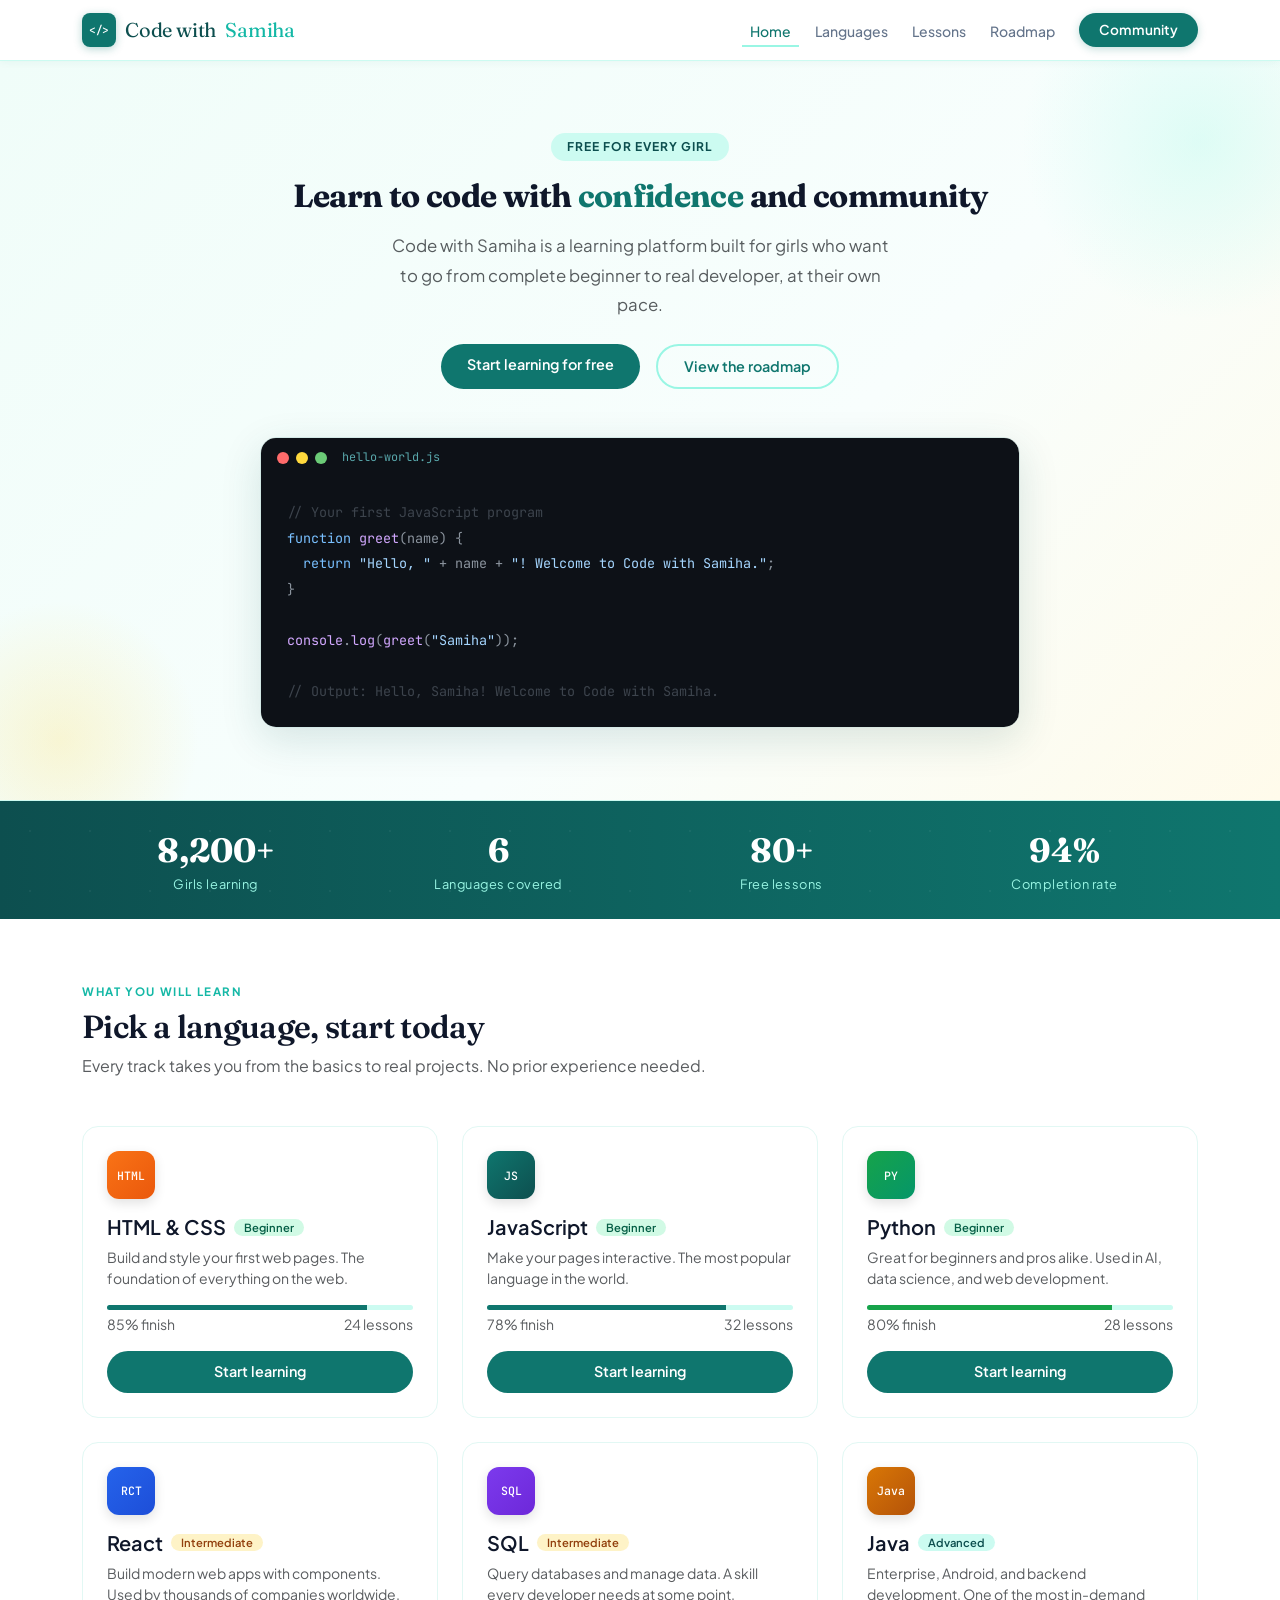
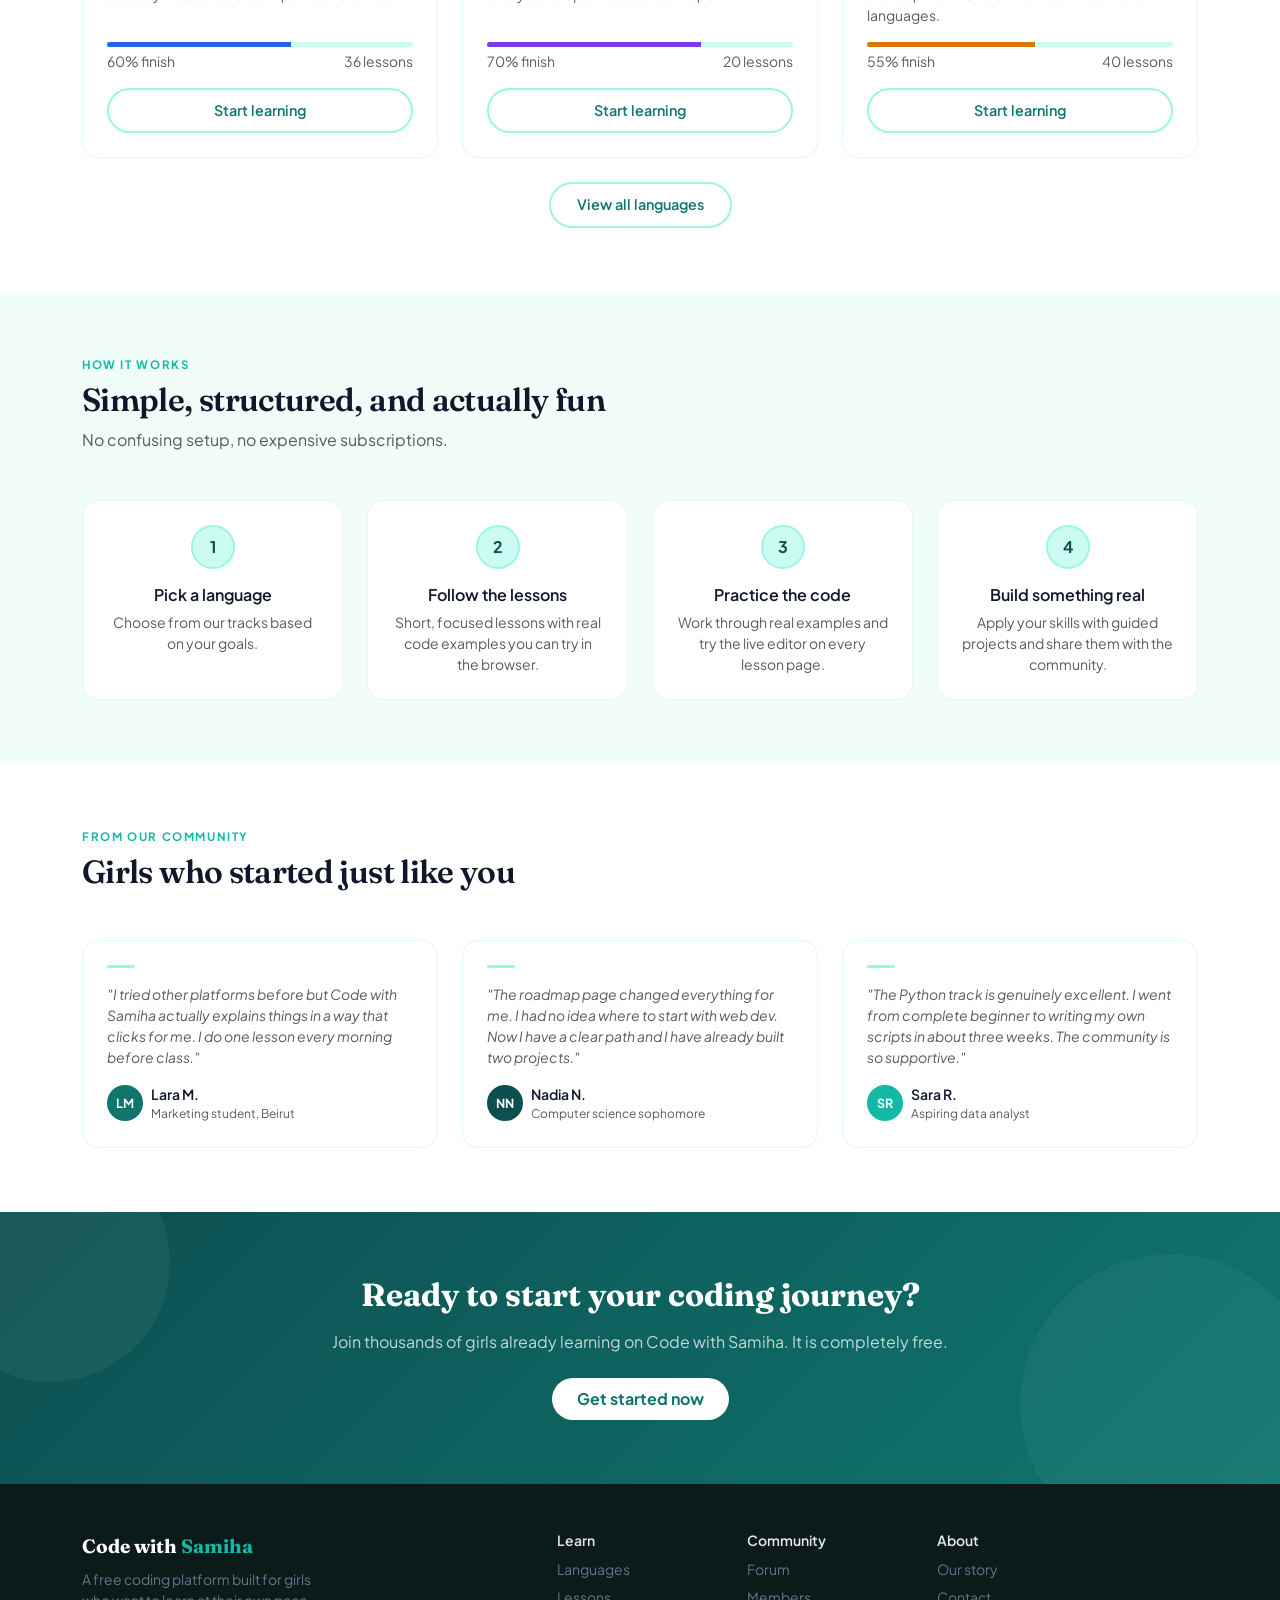
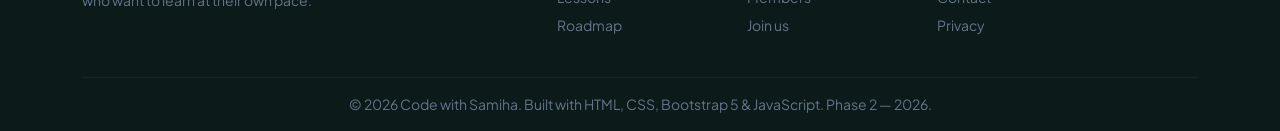
<file: index.html>
<!DOCTYPE html>
<html lang="en">
<head>
  <meta charset="UTF-8" />
  <meta name="viewport" content="width=device-width, initial-scale=1.0" />
  <title>Code with Samiha – Learn to Code</title>
  <!-- Bootstrap 5 -->
  <link rel="stylesheet" href="https://cdnjs.cloudflare.com/ajax/libs/bootstrap/5.3.3/css/bootstrap.min.css" />
  <!-- Custom styles -->
  <link rel="stylesheet" href="css/custom.css" />
</head>
<body>

  <!-- NAVBAR -->
  <nav class="navbar navbar-expand-lg navbar-light bg-white sticky-top">
    <div class="container">
      <a class="navbar-brand" href="index.html">
        <div class="logo-mark">&lt;/&gt;</div>
        Code with <span>Samiha</span>
      </a>
      <button class="navbar-toggler" type="button" data-bs-toggle="collapse" data-bs-target="#mainNav">
        <span class="navbar-toggler-icon"></span>
      </button>
      <div class="collapse navbar-collapse" id="mainNav">
        <ul class="navbar-nav ms-auto align-items-lg-center gap-lg-2">
          <li class="nav-item"><a class="nav-link" href="index.html">Home</a></li>
          <li class="nav-item"><a class="nav-link" href="pages/languages.html">Languages</a></li>
          <li class="nav-item"><a class="nav-link" href="pages/lessons.html?lang=html">Lessons</a></li>
          <li class="nav-item"><a class="nav-link" href="pages/roadmap.html">Roadmap</a></li>
          <li class="nav-item ms-lg-2"><a class="nav-link btn-community" href="pages/community.html">Community</a></li>
        </ul>
      </div>
    </div>
  </nav>

  <!-- HERO -->
  <section class="hero-section py-5">
    <div class="container py-4 text-center">
      <span class="badge rounded-pill fade-up px-3 py-2 mb-3" style="background:var(--teal-pale); color:var(--teal-dark); font-size:0.75rem; letter-spacing:0.08em;">FREE FOR EVERY GIRL</span>
      <h1 class="section-title display-5 fw-bold mb-3 fade-up fade-up-1">Learn to code with <span style="color:var(--teal-main);">confidence</span> and community</h1>
      <p class="text-muted mx-auto mb-4 fade-up fade-up-2" style="max-width:500px; font-size:1.05rem; line-height:1.75;">Code with Samiha is a learning platform built for girls who want to go from complete beginner to real developer, at their own pace.</p>
      <div class="d-flex gap-3 justify-content-center flex-wrap mb-5 fade-up fade-up-3">
        <a href="pages/languages.html" class="btn-pink btn">Start learning for free</a>
        <a href="pages/roadmap.html" class="btn-pink-outline btn">View the roadmap</a>
      </div>

      <!-- fake editor -->
      <div class="editor-preview mx-auto" style="max-width:760px;">
        <div class="editor-bar">
          <div class="editor-dot" style="background:#ff6b6b;"></div>
          <div class="editor-dot" style="background:#ffd93d;"></div>
          <div class="editor-dot" style="background:#6bcb77;"></div>
          <span class="editor-filename">hello-world.js</span>
        </div>
        <div class="editor-body text-start">
          <div><span class="cm">// Your first JavaScript program</span></div>
          <div><span class="ck">function</span> <span class="cf">greet</span>(name) {</div>
          <div>&nbsp;&nbsp;<span class="ck">return</span> <span class="cs">"Hello, "</span> + name + <span class="cs">"! Welcome to Code with Samiha."</span>;</div>
          <div>}</div>
          <div>&nbsp;</div>
          <div><span class="cf">console</span>.<span class="cf">log</span>(<span class="cf">greet</span>(<span class="cs">"Samiha"</span>));</div>
          <div>&nbsp;</div>
          <div><span class="cm">// Output: Hello, Samiha! Welcome to Code with Samiha.</span></div>
        </div>
      </div>
    </div>
  </section>

  <!-- STATS -->
  <div class="stats-bar py-4">
    <div class="container">
      <div class="row text-center g-3">
        <div class="col-6 col-md-3"><div class="stat-num">8,200+</div><div class="stat-lbl">Girls learning</div></div>
        <div class="col-6 col-md-3"><div class="stat-num">6</div><div class="stat-lbl">Languages covered</div></div>
        <div class="col-6 col-md-3"><div class="stat-num">80+</div><div class="stat-lbl">Free lessons</div></div>
        <div class="col-6 col-md-3"><div class="stat-num">94%</div><div class="stat-lbl">Completion rate</div></div>
      </div>
    </div>
  </div>

  <!-- LANGUAGES -->
  <section class="py-5">
    <div class="container py-3">
      <p class="section-label">What you will learn</p>
      <h2 class="section-title mb-2">Pick a language, start today</h2>
      <p class="text-muted mb-5">Every track takes you from the basics to real projects. No prior experience needed.</p>

      <div class="row g-4">
        <!-- HTML & CSS -->
        <div class="col-12 col-md-6 col-lg-4">
          <div class="pink-card p-4 h-100 d-flex flex-column">
            <div class="lang-icon mb-3" style="background:linear-gradient(135deg,#f97316,#ea580c);">HTML</div>
            <div class="d-flex align-items-center gap-2 mb-2">
              <h5 class="mb-0 fw-semibold">HTML &amp; CSS</h5>
              <span class="badge badge-beginner rounded-pill">Beginner</span>
            </div>
            <p class="text-muted small flex-grow-1">Build and style your first web pages. The foundation of everything on the web.</p>
            <div class="progress mb-1"><div class="progress-bar progress-bar-pink" style="width:85%;"></div></div>
            <div class="d-flex justify-content-between small text-muted mb-3"><span>85% finish</span><span>24 lessons</span></div>
            <a href="pages/lessons.html?lang=html" class="btn-pink btn btn-sm w-100 text-center">Start learning</a>
          </div>
        </div>
        <!-- JavaScript -->
        <div class="col-12 col-md-6 col-lg-4">
          <div class="pink-card p-4 h-100 d-flex flex-column">
            <div class="lang-icon mb-3" style="background:linear-gradient(135deg,var(--teal-main),var(--teal-dark));">JS</div>
            <div class="d-flex align-items-center gap-2 mb-2">
              <h5 class="mb-0 fw-semibold">JavaScript</h5>
              <span class="badge badge-beginner rounded-pill">Beginner</span>
            </div>
            <p class="text-muted small flex-grow-1">Make your pages interactive. The most popular language in the world.</p>
            <div class="progress mb-1"><div class="progress-bar progress-bar-pink" style="width:78%;"></div></div>
            <div class="d-flex justify-content-between small text-muted mb-3"><span>78% finish</span><span>32 lessons</span></div>
            <a href="pages/lessons.html?lang=js" class="btn-pink btn btn-sm w-100 text-center">Start learning</a>
          </div>
        </div>
        <!-- Python -->
        <div class="col-12 col-md-6 col-lg-4">
          <div class="pink-card p-4 h-100 d-flex flex-column">
            <div class="lang-icon mb-3" style="background:linear-gradient(135deg,#16a34a,#059669);">PY</div>
            <div class="d-flex align-items-center gap-2 mb-2">
              <h5 class="mb-0 fw-semibold">Python</h5>
              <span class="badge badge-beginner rounded-pill">Beginner</span>
            </div>
            <p class="text-muted small flex-grow-1">Great for beginners and pros alike. Used in AI, data science, and web development.</p>
            <div class="progress mb-1"><div class="progress-bar" style="width:80%; background:#16a34a;"></div></div>
            <div class="d-flex justify-content-between small text-muted mb-3"><span>80% finish</span><span>28 lessons</span></div>
            <a href="pages/lessons.html?lang=python" class="btn-pink btn btn-sm w-100 text-center">Start learning</a>
          </div>
        </div>
        <!-- React -->
        <div class="col-12 col-md-6 col-lg-4">
          <div class="pink-card p-4 h-100 d-flex flex-column">
            <div class="lang-icon mb-3" style="background:linear-gradient(135deg,#2563eb,#1d4ed8);">RCT</div>
            <div class="d-flex align-items-center gap-2 mb-2">
              <h5 class="mb-0 fw-semibold">React</h5>
              <span class="badge badge-intermediate rounded-pill">Intermediate</span>
            </div>
            <p class="text-muted small flex-grow-1">Build modern web apps with components. Used by thousands of companies worldwide.</p>
            <div class="progress mb-1"><div class="progress-bar" style="width:60%; background:#2563eb;"></div></div>
            <div class="d-flex justify-content-between small text-muted mb-3"><span>60% finish</span><span>36 lessons</span></div>
            <a href="pages/lessons.html?lang=react" class="btn-pink-outline btn btn-sm w-100 text-center">Start learning</a>
          </div>
        </div>
        <!-- SQL -->
        <div class="col-12 col-md-6 col-lg-4">
          <div class="pink-card p-4 h-100 d-flex flex-column">
            <div class="lang-icon mb-3" style="background:linear-gradient(135deg,#7c3aed,#6d28d9);">SQL</div>
            <div class="d-flex align-items-center gap-2 mb-2">
              <h5 class="mb-0 fw-semibold">SQL</h5>
              <span class="badge badge-intermediate rounded-pill">Intermediate</span>
            </div>
            <p class="text-muted small flex-grow-1">Query databases and manage data. A skill every developer needs at some point.</p>
            <div class="progress mb-1"><div class="progress-bar" style="width:70%; background:#7c3aed;"></div></div>
            <div class="d-flex justify-content-between small text-muted mb-3"><span>70% finish</span><span>20 lessons</span></div>
            <a href="pages/lessons.html?lang=sql" class="btn-pink-outline btn btn-sm w-100 text-center">Start learning</a>
          </div>
        </div>
        <!-- Java -->
        <div class="col-12 col-md-6 col-lg-4">
          <div class="pink-card p-4 h-100 d-flex flex-column">
            <div class="lang-icon mb-3" style="background:linear-gradient(135deg,#d97706,#b45309);">Java</div>
            <div class="d-flex align-items-center gap-2 mb-2">
              <h5 class="mb-0 fw-semibold">Java</h5>
              <span class="badge badge-advanced rounded-pill">Advanced</span>
            </div>
            <p class="text-muted small flex-grow-1">Enterprise, Android, and backend development. One of the most in-demand languages.</p>
            <div class="progress mb-1"><div class="progress-bar" style="width:55%; background:#d97706;"></div></div>
            <div class="d-flex justify-content-between small text-muted mb-3"><span>55% finish</span><span>40 lessons</span></div>
            <a href="pages/lessons.html?lang=java" class="btn-pink-outline btn btn-sm w-100 text-center">Start learning</a>
          </div>
        </div>
      </div>

      <div class="text-center mt-4">
        <a href="pages/languages.html" class="btn-pink-outline btn">View all languages</a>
      </div>
    </div>
  </section>

  <!-- HOW IT WORKS -->
  <section class="py-5" style="background:var(--teal-faint);">
    <div class="container py-3">
      <p class="section-label">How it works</p>
      <h2 class="section-title mb-2">Simple, structured, and actually fun</h2>
      <p class="text-muted mb-5">No confusing setup, no expensive subscriptions.</p>

      <div class="row g-4">
        <div class="col-12 col-sm-6 col-lg-3">
          <div class="pink-card p-4 text-center h-100">
            <div class="rounded-circle mx-auto mb-3 d-flex align-items-center justify-content-center fw-bold" style="width:44px;height:44px;background:var(--teal-pale);color:var(--teal-dark);border:2px solid var(--teal-light);">1</div>
            <h6 class="fw-semibold mb-2">Pick a language</h6>
            <p class="text-muted small mb-0">Choose from our tracks based on your goals.</p>
          </div>
        </div>
        <div class="col-12 col-sm-6 col-lg-3">
          <div class="pink-card p-4 text-center h-100">
            <div class="rounded-circle mx-auto mb-3 d-flex align-items-center justify-content-center fw-bold" style="width:44px;height:44px;background:var(--teal-pale);color:var(--teal-dark);border:2px solid var(--teal-light);">2</div>
            <h6 class="fw-semibold mb-2">Follow the lessons</h6>
            <p class="text-muted small mb-0">Short, focused lessons with real code examples you can try in the browser.</p>
          </div>
        </div>
        <div class="col-12 col-sm-6 col-lg-3">
          <div class="pink-card p-4 text-center h-100">
            <div class="rounded-circle mx-auto mb-3 d-flex align-items-center justify-content-center fw-bold" style="width:44px;height:44px;background:var(--teal-pale);color:var(--teal-dark);border:2px solid var(--teal-light);">3</div>
            <h6 class="fw-semibold mb-2">Practice the code</h6>
            <p class="text-muted small mb-0">Work through real examples and try the live editor on every lesson page.</p>
          </div>
        </div>
        <div class="col-12 col-sm-6 col-lg-3">
          <div class="pink-card p-4 text-center h-100">
            <div class="rounded-circle mx-auto mb-3 d-flex align-items-center justify-content-center fw-bold" style="width:44px;height:44px;background:var(--teal-pale);color:var(--teal-dark);border:2px solid var(--teal-light);">4</div>
            <h6 class="fw-semibold mb-2">Build something real</h6>
            <p class="text-muted small mb-0">Apply your skills with guided projects and share them with the community.</p>
          </div>
        </div>
      </div>
    </div>
  </section>

  <!-- TESTIMONIALS -->
  <section class="py-5">
    <div class="container py-3">
      <p class="section-label">From our community</p>
      <h2 class="section-title mb-5">Girls who started just like you</h2>

      <div class="row g-4">
        <div class="col-12 col-md-4">
          <div class="pink-card p-4 h-100">
            <div class="quote-bar"></div>
            <p class="text-muted small fst-italic mb-3">"I tried other platforms before but Code with Samiha actually explains things in a way that clicks for me. I do one lesson every morning before class."</p>
            <div class="d-flex align-items-center gap-2">
              <div class="avatar" style="background:var(--teal-main);">LM</div>
              <div><div class="fw-semibold small">Lara M.</div><div class="text-muted" style="font-size:0.75rem;">Marketing student, Beirut</div></div>
            </div>
          </div>
        </div>
        <div class="col-12 col-md-4">
          <div class="pink-card p-4 h-100">
            <div class="quote-bar"></div>
            <p class="text-muted small fst-italic mb-3">"The roadmap page changed everything for me. I had no idea where to start with web dev. Now I have a clear path and I have already built two projects."</p>
            <div class="d-flex align-items-center gap-2">
              <div class="avatar" style="background:var(--teal-dark);">NN</div>
              <div><div class="fw-semibold small">Nadia N.</div><div class="text-muted" style="font-size:0.75rem;">Computer science sophomore</div></div>
            </div>
          </div>
        </div>
        <div class="col-12 col-md-4">
          <div class="pink-card p-4 h-100">
            <div class="quote-bar"></div>
            <p class="text-muted small fst-italic mb-3">"The Python track is genuinely excellent. I went from complete beginner to writing my own scripts in about three weeks. The community is so supportive."</p>
            <div class="d-flex align-items-center gap-2">
              <div class="avatar" style="background:var(--teal-mid);">SR</div>
              <div><div class="fw-semibold small">Sara R.</div><div class="text-muted" style="font-size:0.75rem;">Aspiring data analyst</div></div>
            </div>
          </div>
        </div>
      </div>
    </div>
  </section>

  <!-- CTA BANNER -->
  <section class="cta-banner py-5 text-white text-center">
    <div class="container py-3" style="position:relative; z-index:1;">
      <h2 class="fw-bold mb-3" style="font-family:var(--font-display); font-size:2rem;">Ready to start your coding journey?</h2>
      <p class="mb-4 opacity-75">Join thousands of girls already learning on Code with Samiha. It is completely free.</p>
      <a href="pages/languages.html" class="btn fw-bold px-4 py-2 rounded-pill" style="background:white; color:var(--teal-main);">Get started now</a>
    </div>
  </section>

  <!-- FOOTER -->
  <footer class="site-footer pt-5 pb-3">
    <div class="container">
      <div class="row g-4 mb-4">
        <div class="col-12 col-md-5">
          <div class="footer-brand-logo mb-2" style="font-size:1.2rem; font-weight:700;">Code with <span>Samiha</span></div>
          <p class="small" style="max-width:240px;">A free coding platform built for girls who want to learn at their own pace.</p>
        </div>
        <div class="col-6 col-md-2">
          <h5>Learn</h5>
          <ul class="list-unstyled">
            <li class="mb-1"><a href="pages/languages.html">Languages</a></li>
            <li class="mb-1"><a href="pages/lessons.html?lang=html">Lessons</a></li>
            <li class="mb-1"><a href="pages/roadmap.html">Roadmap</a></li>
          </ul>
        </div>
        <div class="col-6 col-md-2">
          <h5>Community</h5>
          <ul class="list-unstyled">
            <li class="mb-1"><a href="pages/community.html">Forum</a></li>
            <li class="mb-1"><a href="pages/community.html">Members</a></li>
            <li class="mb-1"><a href="pages/community.html">Join us</a></li>
          </ul>
        </div>
        <div class="col-6 col-md-2">
          <h5>About</h5>
          <ul class="list-unstyled">
            <li class="mb-1"><a href="#">Our story</a></li>
            <li class="mb-1"><a href="#">Contact</a></li>
            <li class="mb-1"><a href="#">Privacy</a></li>
          </ul>
        </div>
      </div>
      <hr style="border-color:#3f3f46;" />
      <p class="text-center small mb-0">&copy; 2026 Code with Samiha. Built with HTML, CSS, Bootstrap 5 &amp; JavaScript. Phase 2 — 2026.</p>
    </div>
  </footer>

  <!-- Bootstrap JS -->
  <script src="https://cdnjs.cloudflare.com/ajax/libs/bootstrap/5.3.3/js/bootstrap.bundle.min.js"></script>
  <script src="js/shared.js"></script>
</body>
</html>
</file>
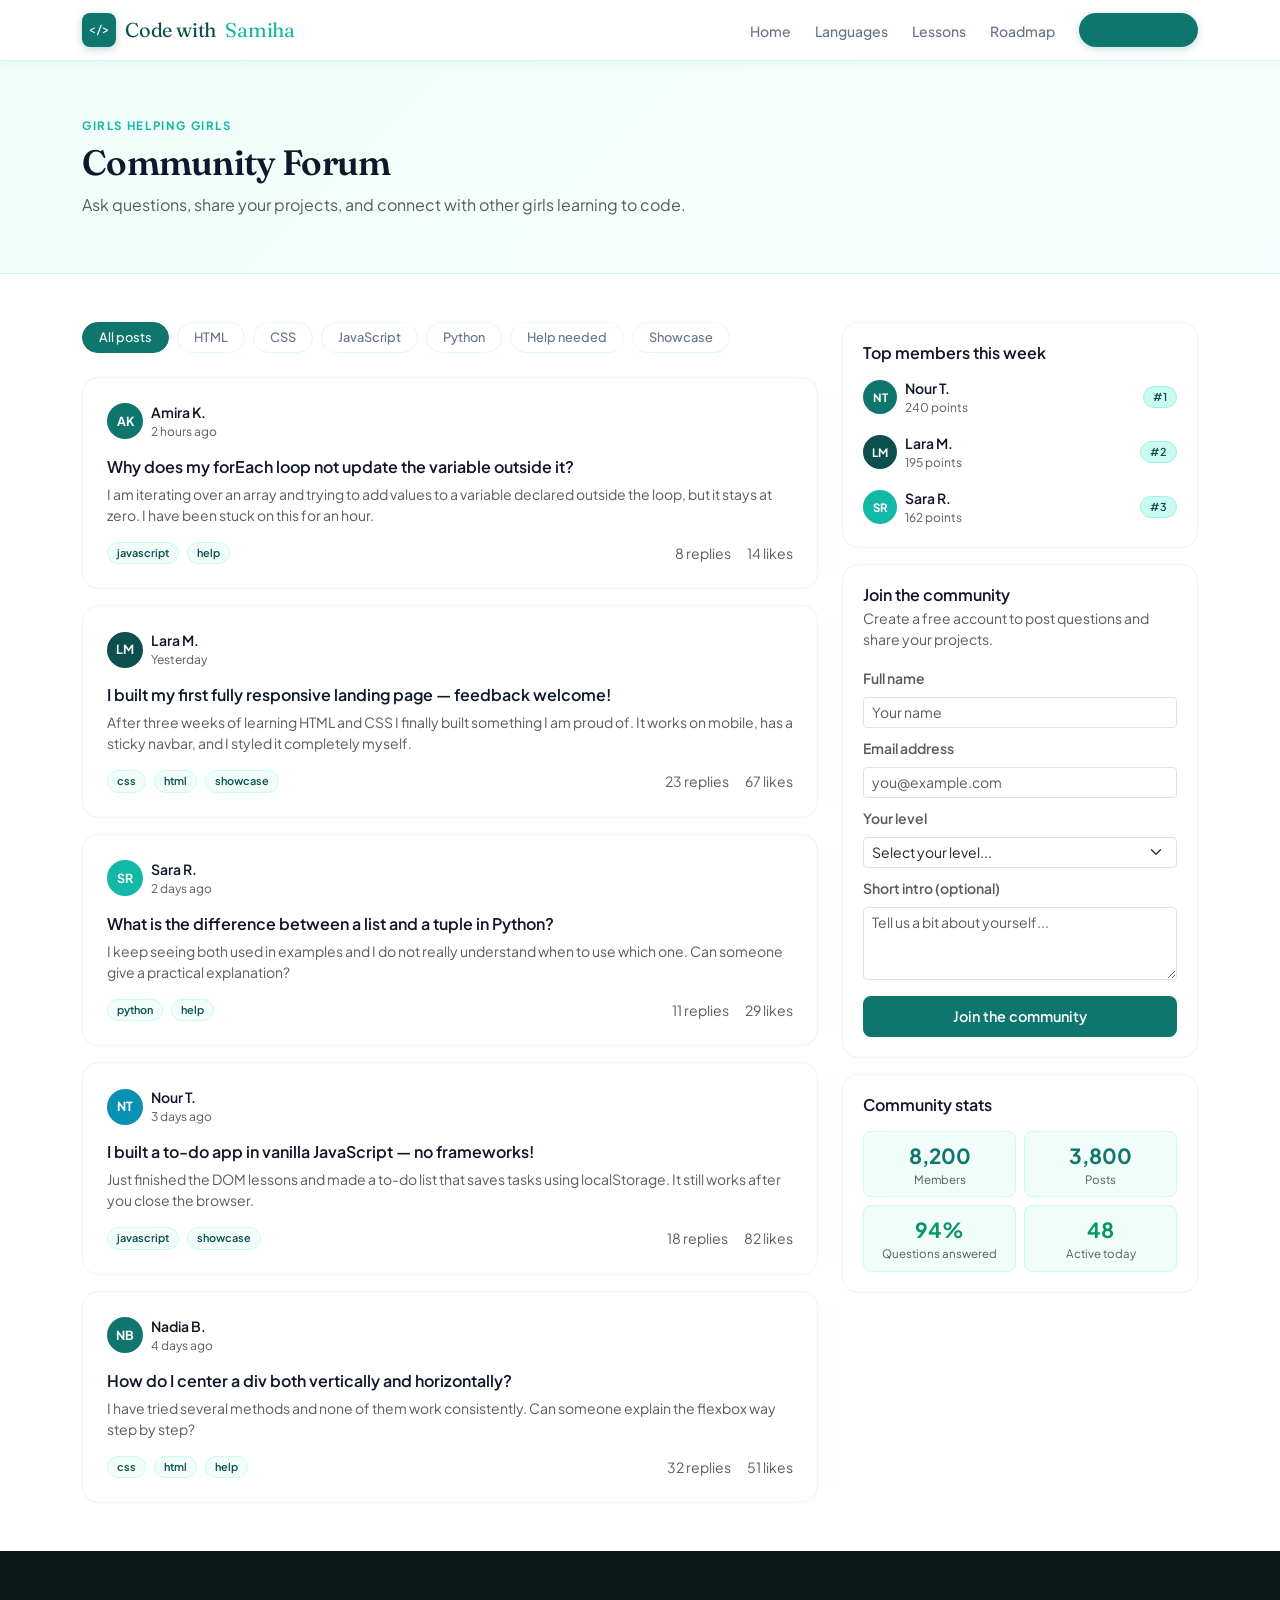
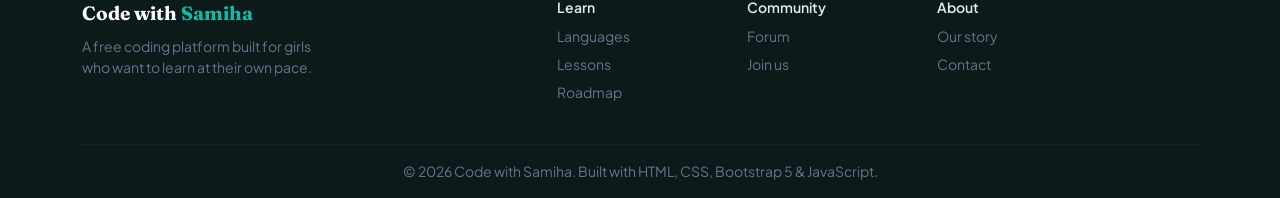
<file: pages/community.html>
<!DOCTYPE html>
<html lang="en">
<head>
  <meta charset="UTF-8" />
  <meta name="viewport" content="width=device-width, initial-scale=1.0" />
  <title>Community – Code with Samiha</title>
  <link rel="stylesheet" href="https://cdnjs.cloudflare.com/ajax/libs/bootstrap/5.3.3/css/bootstrap.min.css" />
  <link rel="stylesheet" href="../css/custom.css" />
</head>
<body>

  <nav class="navbar navbar-expand-lg navbar-light bg-white sticky-top">
    <div class="container">
      <a class="navbar-brand" href="../index.html">
        <div class="logo-mark">&lt;/&gt;</div>
        Code with <span>Samiha</span>
      </a>
      <button class="navbar-toggler" type="button" data-bs-toggle="collapse" data-bs-target="#mainNav">
        <span class="navbar-toggler-icon"></span>
      </button>
      <div class="collapse navbar-collapse" id="mainNav">
        <ul class="navbar-nav ms-auto align-items-lg-center gap-lg-2">
          <li class="nav-item"><a class="nav-link" href="../index.html">Home</a></li>
          <li class="nav-item"><a class="nav-link" href="languages.html">Languages</a></li>
          <li class="nav-item"><a class="nav-link" href="lessons.html?lang=html">Lessons</a></li>
          <li class="nav-item"><a class="nav-link" href="roadmap.html">Roadmap</a></li>
          <li class="nav-item ms-lg-2"><a class="nav-link btn-community active" href="community.html">Community</a></li>
        </ul>
      </div>
    </div>
  </nav>

  <div class="page-hero">
    <div class="container">
      <p class="section-label">Girls helping girls</p>
      <h1>Community Forum</h1>
      <p class="text-muted">Ask questions, share your projects, and connect with other girls learning to code.</p>
    </div>
  </div>

  <div class="container py-5">
    <div class="row g-4">

      <!-- MAIN FEED -->
      <div class="col-12 col-lg-8">

        <!-- TAG FILTER -->
        <div class="d-flex flex-wrap gap-2 mb-4">
          <button class="filter-btn active" onclick="filterPosts(this,'all')">All posts</button>
          <button class="filter-btn" onclick="filterPosts(this,'html')">HTML</button>
          <button class="filter-btn" onclick="filterPosts(this,'css')">CSS</button>
          <button class="filter-btn" onclick="filterPosts(this,'javascript')">JavaScript</button>
          <button class="filter-btn" onclick="filterPosts(this,'python')">Python</button>
          <button class="filter-btn" onclick="filterPosts(this,'help')">Help needed</button>
          <button class="filter-btn" onclick="filterPosts(this,'showcase')">Showcase</button>
        </div>

        <!-- POSTS -->
        <div class="d-flex flex-column gap-3" id="postList">

          <div class="post-card" data-tags="javascript help">
            <div class="d-flex justify-content-between align-items-center mb-3">
              <div class="d-flex align-items-center gap-2">
                <div class="avatar" style="background:var(--teal-main);">AK</div>
                <div><div class="fw-semibold small">Amira K.</div><div class="text-muted" style="font-size:0.75rem;">2 hours ago</div></div>
              </div>
            </div>
            <h6 class="fw-semibold mb-2">Why does my forEach loop not update the variable outside it?</h6>
            <p class="text-muted small mb-3">I am iterating over an array and trying to add values to a variable declared outside the loop, but it stays at zero. I have been stuck on this for an hour.</p>
            <div class="d-flex justify-content-between align-items-center">
              <div class="d-flex gap-2"><span class="post-tag">javascript</span><span class="post-tag">help</span></div>
              <div class="d-flex gap-3 small text-muted"><span>8 replies</span><span>14 likes</span></div>
            </div>
          </div>

          <div class="post-card" data-tags="css html showcase">
            <div class="d-flex justify-content-between align-items-center mb-3">
              <div class="d-flex align-items-center gap-2">
                <div class="avatar" style="background:var(--teal-dark);">LM</div>
                <div><div class="fw-semibold small">Lara M.</div><div class="text-muted" style="font-size:0.75rem;">Yesterday</div></div>
              </div>
            </div>
            <h6 class="fw-semibold mb-2">I built my first fully responsive landing page &mdash; feedback welcome!</h6>
            <p class="text-muted small mb-3">After three weeks of learning HTML and CSS I finally built something I am proud of. It works on mobile, has a sticky navbar, and I styled it completely myself.</p>
            <div class="d-flex justify-content-between align-items-center">
              <div class="d-flex gap-2"><span class="post-tag">css</span><span class="post-tag">html</span><span class="post-tag">showcase</span></div>
              <div class="d-flex gap-3 small text-muted"><span>23 replies</span><span>67 likes</span></div>
            </div>
          </div>

          <div class="post-card" data-tags="python help">
            <div class="d-flex justify-content-between align-items-center mb-3">
              <div class="d-flex align-items-center gap-2">
                <div class="avatar" style="background:var(--teal-mid);">SR</div>
                <div><div class="fw-semibold small">Sara R.</div><div class="text-muted" style="font-size:0.75rem;">2 days ago</div></div>
              </div>
            </div>
            <h6 class="fw-semibold mb-2">What is the difference between a list and a tuple in Python?</h6>
            <p class="text-muted small mb-3">I keep seeing both used in examples and I do not really understand when to use which one. Can someone give a practical explanation?</p>
            <div class="d-flex justify-content-between align-items-center">
              <div class="d-flex gap-2"><span class="post-tag">python</span><span class="post-tag">help</span></div>
              <div class="d-flex gap-3 small text-muted"><span>11 replies</span><span>29 likes</span></div>
            </div>
          </div>

          <div class="post-card" data-tags="javascript showcase">
            <div class="d-flex justify-content-between align-items-center mb-3">
              <div class="d-flex align-items-center gap-2">
                <div class="avatar" style="background:#0891b2;">NT</div>
                <div><div class="fw-semibold small">Nour T.</div><div class="text-muted" style="font-size:0.75rem;">3 days ago</div></div>
              </div>
            </div>
            <h6 class="fw-semibold mb-2">I built a to-do app in vanilla JavaScript &mdash; no frameworks!</h6>
            <p class="text-muted small mb-3">Just finished the DOM lessons and made a to-do list that saves tasks using localStorage. It still works after you close the browser.</p>
            <div class="d-flex justify-content-between align-items-center">
              <div class="d-flex gap-2"><span class="post-tag">javascript</span><span class="post-tag">showcase</span></div>
              <div class="d-flex gap-3 small text-muted"><span>18 replies</span><span>82 likes</span></div>
            </div>
          </div>

          <div class="post-card" data-tags="css html help">
            <div class="d-flex justify-content-between align-items-center mb-3">
              <div class="d-flex align-items-center gap-2">
                <div class="avatar" style="background:var(--teal-main);">NB</div>
                <div><div class="fw-semibold small">Nadia B.</div><div class="text-muted" style="font-size:0.75rem;">4 days ago</div></div>
              </div>
            </div>
            <h6 class="fw-semibold mb-2">How do I center a div both vertically and horizontally?</h6>
            <p class="text-muted small mb-3">I have tried several methods and none of them work consistently. Can someone explain the flexbox way step by step?</p>
            <div class="d-flex justify-content-between align-items-center">
              <div class="d-flex gap-2"><span class="post-tag">css</span><span class="post-tag">html</span><span class="post-tag">help</span></div>
              <div class="d-flex gap-3 small text-muted"><span>32 replies</span><span>51 likes</span></div>
            </div>
          </div>

        </div>
      </div>

      <!-- SIDEBAR -->
      <div class="col-12 col-lg-4">

        <!-- TOP MEMBERS -->
        <div class="sidebar-box mb-3">
          <h6 class="fw-semibold mb-3">Top members this week</h6>
          <div class="d-flex flex-column gap-3">
            <div class="d-flex align-items-center gap-2">
              <div class="avatar" style="background:var(--teal-main); width:34px; height:34px; font-size:0.72rem;">NT</div>
              <div class="flex-grow-1"><div class="fw-semibold small">Nour T.</div><div class="text-muted" style="font-size:0.75rem;">240 points</div></div>
              <span class="member-badge">#1</span>
            </div>
            <div class="d-flex align-items-center gap-2">
              <div class="avatar" style="background:var(--teal-dark); width:34px; height:34px; font-size:0.72rem;">LM</div>
              <div class="flex-grow-1"><div class="fw-semibold small">Lara M.</div><div class="text-muted" style="font-size:0.75rem;">195 points</div></div>
              <span class="member-badge">#2</span>
            </div>
            <div class="d-flex align-items-center gap-2">
              <div class="avatar" style="background:var(--teal-mid); width:34px; height:34px; font-size:0.72rem;">SR</div>
              <div class="flex-grow-1"><div class="fw-semibold small">Sara R.</div><div class="text-muted" style="font-size:0.75rem;">162 points</div></div>
              <span class="member-badge">#3</span>
            </div>
          </div>
        </div>

        <!-- JOIN FORM -->
        <div class="sidebar-box mb-3">
          <h6 class="fw-semibold mb-1">Join the community</h6>
          <p class="text-muted small mb-3">Create a free account to post questions and share your projects.</p>

          <div id="successMsg" class="success-msg mb-3">Welcome to Code with Samiha! Check your email to confirm your account.</div>

          <form id="joinForm" onsubmit="submitForm(event)" novalidate>
            <div class="mb-2">
              <label class="form-label small fw-semibold text-muted">Full name</label>
              <input type="text" id="fname" class="form-control form-control-sm" placeholder="Your name" required />
            </div>
            <div class="mb-2">
              <label class="form-label small fw-semibold text-muted">Email address</label>
              <input type="email" id="femail" class="form-control form-control-sm" placeholder="you@example.com" required />
            </div>
            <div class="mb-2">
              <label class="form-label small fw-semibold text-muted">Your level</label>
              <select id="flevel" class="form-select form-select-sm">
                <option value="">Select your level...</option>
                <option>Complete beginner</option>
                <option>I know a little</option>
                <option>Intermediate</option>
              </select>
            </div>
            <div class="mb-3">
              <label class="form-label small fw-semibold text-muted">Short intro (optional)</label>
              <textarea id="fbio" class="form-control form-control-sm" rows="3" placeholder="Tell us a bit about yourself..."></textarea>
            </div>
            <button type="submit" class="btn-pink btn w-100" style="border-radius:8px;">Join the community</button>
          </form>
        </div>

        <!-- STATS -->
        <div class="sidebar-box">
          <h6 class="fw-semibold mb-3">Community stats</h6>
          <div class="row g-2 text-center">
            <div class="col-6"><div class="p-2 rounded-3" style="background:var(--teal-faint); border:1px solid var(--teal-pale);"><div class="fw-bold" style="color:var(--teal-main); font-size:1.3rem;">8,200</div><div class="text-muted" style="font-size:0.72rem;">Members</div></div></div>
            <div class="col-6"><div class="p-2 rounded-3" style="background:var(--teal-faint); border:1px solid var(--teal-pale);"><div class="fw-bold" style="color:var(--teal-main); font-size:1.3rem;">3,800</div><div class="text-muted" style="font-size:0.72rem;">Posts</div></div></div>
            <div class="col-6"><div class="p-2 rounded-3" style="background:var(--teal-faint); border:1px solid var(--teal-pale);"><div class="fw-bold" style="color:var(--node-done, #059669); font-size:1.3rem;">94%</div><div class="text-muted" style="font-size:0.72rem;">Questions answered</div></div></div>
            <div class="col-6"><div class="p-2 rounded-3" style="background:var(--teal-faint); border:1px solid var(--teal-pale);"><div class="fw-bold" style="color:var(--node-done, #059669); font-size:1.3rem;">48</div><div class="text-muted" style="font-size:0.72rem;">Active today</div></div></div>
          </div>
        </div>

      </div>
    </div>
  </div>

  <footer class="site-footer pt-5 pb-3">
    <div class="container">
      <div class="row g-4 mb-4">
        <div class="col-12 col-md-5"><div class="footer-brand-logo mb-2" style="font-size:1.2rem; font-weight:700;">Code with <span>Samiha</span></div><p class="small" style="max-width:240px;">A free coding platform built for girls who want to learn at their own pace.</p></div>
        <div class="col-6 col-md-2"><h5>Learn</h5><ul class="list-unstyled"><li class="mb-1"><a href="languages.html">Languages</a></li><li class="mb-1"><a href="lessons.html?lang=html">Lessons</a></li><li class="mb-1"><a href="roadmap.html">Roadmap</a></li></ul></div>
        <div class="col-6 col-md-2"><h5>Community</h5><ul class="list-unstyled"><li class="mb-1"><a href="community.html">Forum</a></li><li class="mb-1"><a href="community.html">Join us</a></li></ul></div>
        <div class="col-6 col-md-2"><h5>About</h5><ul class="list-unstyled"><li class="mb-1"><a href="#">Our story</a></li><li class="mb-1"><a href="#">Contact</a></li></ul></div>
      </div>
      <hr style="border-color:#3f3f46;" />
      <p class="text-center small mb-0">&copy; 2026 Code with Samiha. Built with HTML, CSS, Bootstrap 5 &amp; JavaScript.</p>
    </div>
  </footer>

  <script src="https://cdnjs.cloudflare.com/ajax/libs/bootstrap/5.3.3/js/bootstrap.bundle.min.js"></script>
  <script src="../js/shared.js"></script>
  <script>
    function filterPosts(btn, tag) {
      document.querySelectorAll('.filter-btn').forEach(b => b.classList.remove('active'));
      btn.classList.add('active');
      document.querySelectorAll('.post-card').forEach(card => {
        const tags = card.dataset.tags || '';
        card.style.display = (tag === 'all' || tags.includes(tag)) ? '' : 'none';
      });
    }

    function submitForm(e) {
      e.preventDefault();
      if (!document.getElementById('fname').value.trim() || !document.getElementById('femail').value.trim()) return;
      document.getElementById('joinForm').style.display   = 'none';
      document.getElementById('successMsg').style.display = 'block';
    }
  </script>
</body>
</html>
</file>
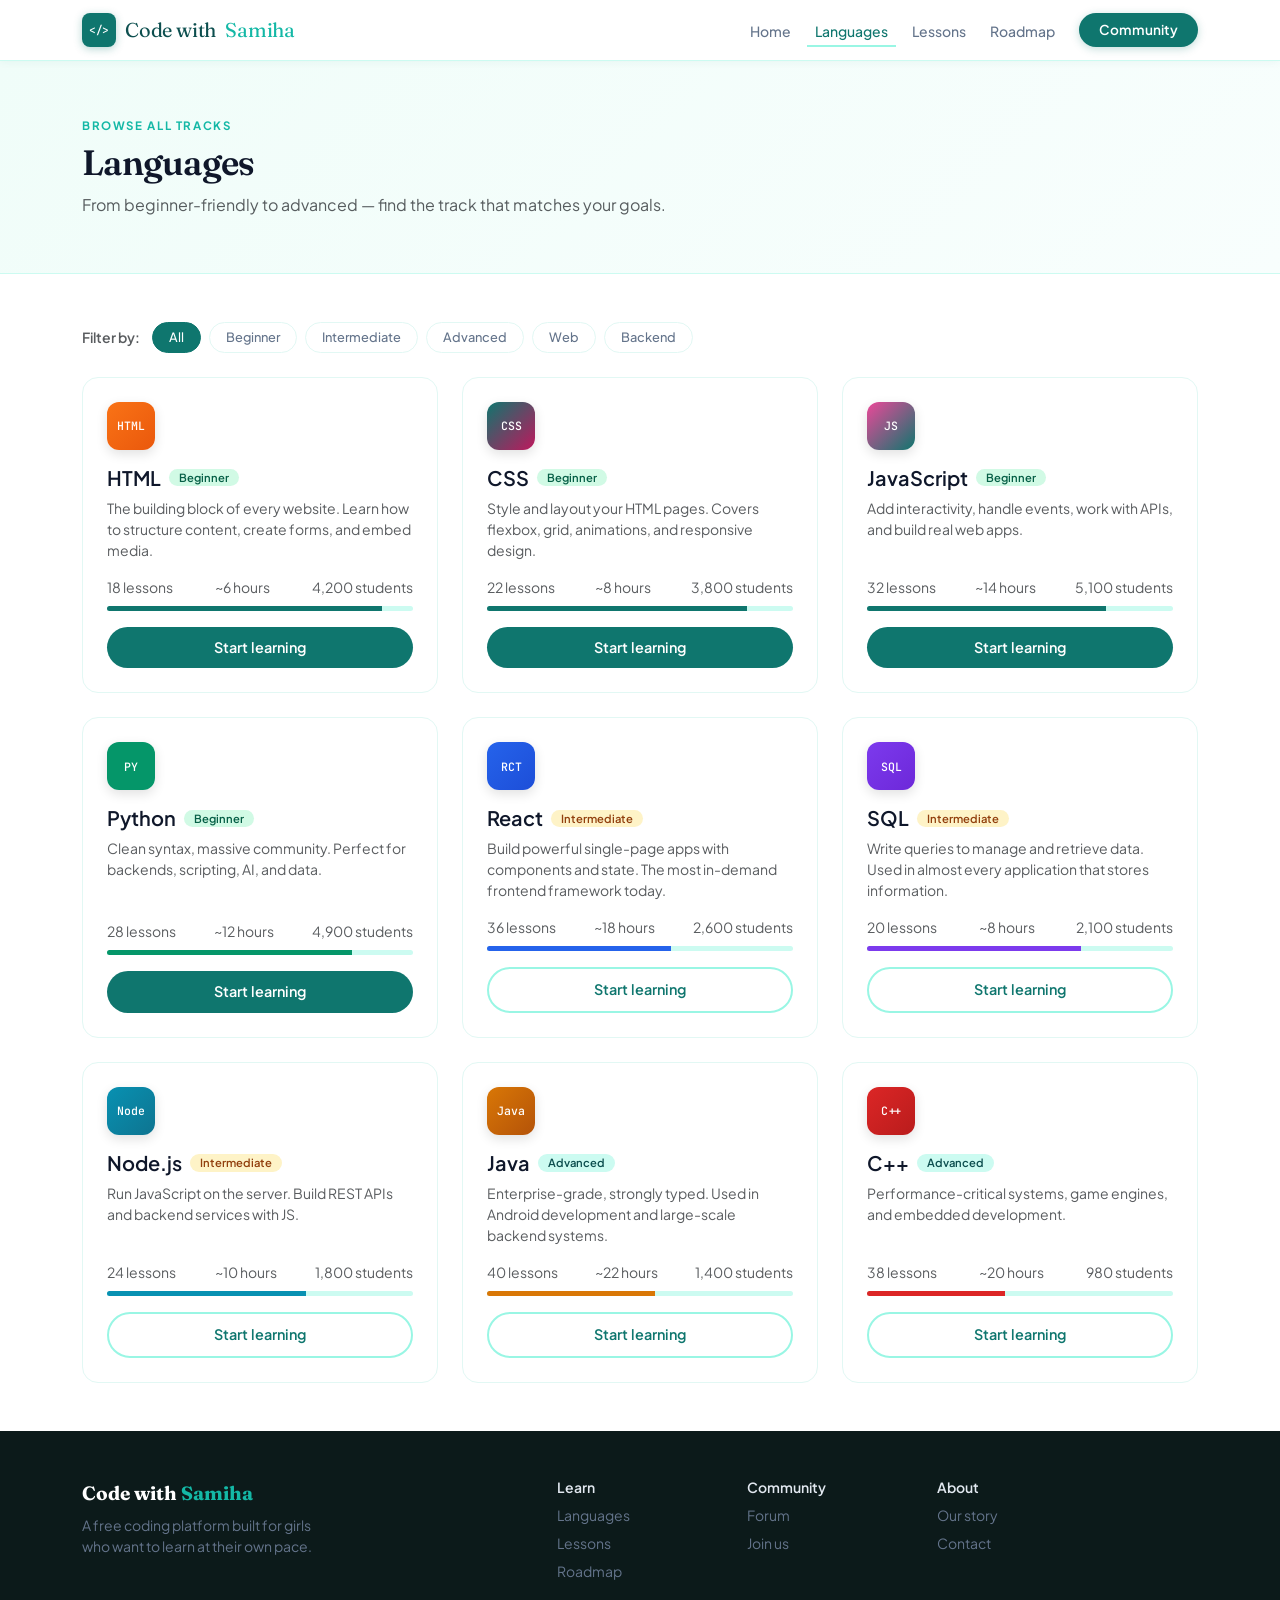
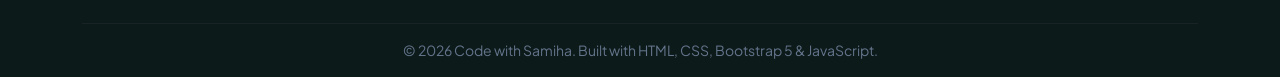
<file: pages/languages.html>
<!DOCTYPE html>
<html lang="en">
<head>
  <meta charset="UTF-8" />
  <meta name="viewport" content="width=device-width, initial-scale=1.0" />
  <title>Languages – Code with Samiha</title>
  <link rel="stylesheet" href="https://cdnjs.cloudflare.com/ajax/libs/bootstrap/5.3.3/css/bootstrap.min.css" />
  <link rel="stylesheet" href="../css/custom.css" />
</head>
<body>

  <nav class="navbar navbar-expand-lg navbar-light bg-white sticky-top">
    <div class="container">
      <a class="navbar-brand" href="../index.html">
        <div class="logo-mark">&lt;/&gt;</div>
        Code with <span>Samiha</span>
      </a>
      <button class="navbar-toggler" type="button" data-bs-toggle="collapse" data-bs-target="#mainNav">
        <span class="navbar-toggler-icon"></span>
      </button>
      <div class="collapse navbar-collapse" id="mainNav">
        <ul class="navbar-nav ms-auto align-items-lg-center gap-lg-2">
          <li class="nav-item"><a class="nav-link" href="../index.html">Home</a></li>
          <li class="nav-item"><a class="nav-link active" href="languages.html">Languages</a></li>
          <li class="nav-item"><a class="nav-link" href="lessons.html?lang=html">Lessons</a></li>
          <li class="nav-item"><a class="nav-link" href="roadmap.html">Roadmap</a></li>
          <li class="nav-item ms-lg-2"><a class="nav-link btn-community" href="community.html">Community</a></li>
        </ul>
      </div>
    </div>
  </nav>

  <div class="page-hero">
    <div class="container">
      <p class="section-label">Browse all tracks</p>
      <h1>Languages</h1>
      <p class="text-muted">From beginner-friendly to advanced — find the track that matches your goals.</p>
    </div>
  </div>

  <section class="py-5">
    <div class="container">

      <!-- FILTER -->
      <div class="d-flex flex-wrap gap-2 align-items-center mb-4">
        <span class="small fw-semibold text-muted me-1">Filter by:</span>
        <button class="filter-btn active" data-filter="all">All</button>
        <button class="filter-btn" data-filter="beginner">Beginner</button>
        <button class="filter-btn" data-filter="intermediate">Intermediate</button>
        <button class="filter-btn" data-filter="advanced">Advanced</button>
        <button class="filter-btn" data-filter="web">Web</button>
        <button class="filter-btn" data-filter="backend">Backend</button>
      </div>

      <!-- CARDS -->
      <div class="row g-4" id="langGrid">

        <div class="col-12 col-md-6 col-lg-4 lang-card-wrap" data-level="beginner" data-type="web">
          <div class="pink-card p-4 h-100 d-flex flex-column">
            <div class="lang-icon mb-3" style="background:linear-gradient(135deg,#f97316,#ea580c);">HTML</div>
            <div class="d-flex align-items-center gap-2 mb-2">
              <h5 class="mb-0 fw-semibold">HTML</h5>
              <span class="badge badge-beginner rounded-pill">Beginner</span>
            </div>
            <p class="text-muted small flex-grow-1">The building block of every website. Learn how to structure content, create forms, and embed media.</p>
            <div class="small text-muted d-flex justify-content-between mb-2"><span>18 lessons</span><span>~6 hours</span><span>4,200 students</span></div>
            <div class="progress mb-3"><div class="progress-bar progress-bar-pink" style="width:90%;"></div></div>
            <a href="lessons.html?lang=css" class="btn-pink btn btn-sm w-100 text-center">Start learning</a>
          </div>
        </div>

        <div class="col-12 col-md-6 col-lg-4 lang-card-wrap" data-level="beginner" data-type="web">
          <div class="pink-card p-4 h-100 d-flex flex-column">
            <div class="lang-icon mb-3" style="background:linear-gradient(135deg,var(--teal-main),#be185d);">CSS</div>
            <div class="d-flex align-items-center gap-2 mb-2">
              <h5 class="mb-0 fw-semibold">CSS</h5>
              <span class="badge badge-beginner rounded-pill">Beginner</span>
            </div>
            <p class="text-muted small flex-grow-1">Style and layout your HTML pages. Covers flexbox, grid, animations, and responsive design.</p>
            <div class="small text-muted d-flex justify-content-between mb-2"><span>22 lessons</span><span>~8 hours</span><span>3,800 students</span></div>
            <div class="progress mb-3"><div class="progress-bar progress-bar-pink" style="width:85%;"></div></div>
            <a href="lessons.html?lang=js" class="btn-pink btn btn-sm w-100 text-center">Start learning</a>
          </div>
        </div>

        <div class="col-12 col-md-6 col-lg-4 lang-card-wrap" data-level="beginner" data-type="web">
          <div class="pink-card p-4 h-100 d-flex flex-column">
            <div class="lang-icon mb-3" style="background:linear-gradient(135deg,#ec4899,var(--teal-main));">JS</div>
            <div class="d-flex align-items-center gap-2 mb-2">
              <h5 class="mb-0 fw-semibold">JavaScript</h5>
              <span class="badge badge-beginner rounded-pill">Beginner</span>
            </div>
            <p class="text-muted small flex-grow-1">Add interactivity, handle events, work with APIs, and build real web apps.</p>
            <div class="small text-muted d-flex justify-content-between mb-2"><span>32 lessons</span><span>~14 hours</span><span>5,100 students</span></div>
            <div class="progress mb-3"><div class="progress-bar progress-bar-pink" style="width:78%;"></div></div>
            <a href="lessons.html?lang=python" class="btn-pink btn btn-sm w-100 text-center">Start learning</a>
          </div>
        </div>

        <div class="col-12 col-md-6 col-lg-4 lang-card-wrap" data-level="beginner" data-type="backend">
          <div class="pink-card p-4 h-100 d-flex flex-column">
            <div class="lang-icon mb-3" style="background:linear-gradient(135deg,var(--node-done, #059669),#059669);">PY</div>
            <div class="d-flex align-items-center gap-2 mb-2">
              <h5 class="mb-0 fw-semibold">Python</h5>
              <span class="badge badge-beginner rounded-pill">Beginner</span>
            </div>
            <p class="text-muted small flex-grow-1">Clean syntax, massive community. Perfect for backends, scripting, AI, and data.</p>
            <div class="small text-muted d-flex justify-content-between mb-2"><span>28 lessons</span><span>~12 hours</span><span>4,900 students</span></div>
            <div class="progress mb-3"><div class="progress-bar" style="width:80%; background:var(--node-done, #059669);"></div></div>
            <a href="lessons.html?lang=react" class="btn-pink btn btn-sm w-100 text-center">Start learning</a>
          </div>
        </div>

        <div class="col-12 col-md-6 col-lg-4 lang-card-wrap" data-level="intermediate" data-type="web">
          <div class="pink-card p-4 h-100 d-flex flex-column">
            <div class="lang-icon mb-3" style="background:linear-gradient(135deg,#2563eb,#1d4ed8);">RCT</div>
            <div class="d-flex align-items-center gap-2 mb-2">
              <h5 class="mb-0 fw-semibold">React</h5>
              <span class="badge badge-intermediate rounded-pill">Intermediate</span>
            </div>
            <p class="text-muted small flex-grow-1">Build powerful single-page apps with components and state. The most in-demand frontend framework today.</p>
            <div class="small text-muted d-flex justify-content-between mb-2"><span>36 lessons</span><span>~18 hours</span><span>2,600 students</span></div>
            <div class="progress mb-3"><div class="progress-bar" style="width:60%; background:#2563eb;"></div></div>
            <a href="lessons.html?lang=sql" class="btn-pink-outline btn btn-sm w-100 text-center">Start learning</a>
          </div>
        </div>

        <div class="col-12 col-md-6 col-lg-4 lang-card-wrap" data-level="intermediate" data-type="backend">
          <div class="pink-card p-4 h-100 d-flex flex-column">
            <div class="lang-icon mb-3" style="background:linear-gradient(135deg,#7c3aed,#6d28d9);">SQL</div>
            <div class="d-flex align-items-center gap-2 mb-2">
              <h5 class="mb-0 fw-semibold">SQL</h5>
              <span class="badge badge-intermediate rounded-pill">Intermediate</span>
            </div>
            <p class="text-muted small flex-grow-1">Write queries to manage and retrieve data. Used in almost every application that stores information.</p>
            <div class="small text-muted d-flex justify-content-between mb-2"><span>20 lessons</span><span>~8 hours</span><span>2,100 students</span></div>
            <div class="progress mb-3"><div class="progress-bar" style="width:70%; background:#7c3aed;"></div></div>
            <a href="lessons.html?lang=node" class="btn-pink-outline btn btn-sm w-100 text-center">Start learning</a>
          </div>
        </div>

        <div class="col-12 col-md-6 col-lg-4 lang-card-wrap" data-level="intermediate" data-type="backend">
          <div class="pink-card p-4 h-100 d-flex flex-column">
            <div class="lang-icon mb-3" style="background:linear-gradient(135deg,#0891b2,#0e7490);">Node</div>
            <div class="d-flex align-items-center gap-2 mb-2">
              <h5 class="mb-0 fw-semibold">Node.js</h5>
              <span class="badge badge-intermediate rounded-pill">Intermediate</span>
            </div>
            <p class="text-muted small flex-grow-1">Run JavaScript on the server. Build REST APIs and backend services with JS.</p>
            <div class="small text-muted d-flex justify-content-between mb-2"><span>24 lessons</span><span>~10 hours</span><span>1,800 students</span></div>
            <div class="progress mb-3"><div class="progress-bar" style="width:65%; background:#0891b2;"></div></div>
            <a href="lessons.html?lang=java" class="btn-pink-outline btn btn-sm w-100 text-center">Start learning</a>
          </div>
        </div>

        <div class="col-12 col-md-6 col-lg-4 lang-card-wrap" data-level="advanced" data-type="backend">
          <div class="pink-card p-4 h-100 d-flex flex-column">
            <div class="lang-icon mb-3" style="background:linear-gradient(135deg,#d97706,#b45309);">Java</div>
            <div class="d-flex align-items-center gap-2 mb-2">
              <h5 class="mb-0 fw-semibold">Java</h5>
              <span class="badge badge-advanced rounded-pill">Advanced</span>
            </div>
            <p class="text-muted small flex-grow-1">Enterprise-grade, strongly typed. Used in Android development and large-scale backend systems.</p>
            <div class="small text-muted d-flex justify-content-between mb-2"><span>40 lessons</span><span>~22 hours</span><span>1,400 students</span></div>
            <div class="progress mb-3"><div class="progress-bar" style="width:55%; background:#d97706;"></div></div>
            <a href="lessons.html?lang=cpp" class="btn-pink-outline btn btn-sm w-100 text-center">Start learning</a>
          </div>
        </div>

        <div class="col-12 col-md-6 col-lg-4 lang-card-wrap" data-level="advanced" data-type="backend">
          <div class="pink-card p-4 h-100 d-flex flex-column">
            <div class="lang-icon mb-3" style="background:linear-gradient(135deg,#dc2626,#b91c1c);">C++</div>
            <div class="d-flex align-items-center gap-2 mb-2">
              <h5 class="mb-0 fw-semibold">C++</h5>
              <span class="badge badge-advanced rounded-pill">Advanced</span>
            </div>
            <p class="text-muted small flex-grow-1">Performance-critical systems, game engines, and embedded development.</p>
            <div class="small text-muted d-flex justify-content-between mb-2"><span>38 lessons</span><span>~20 hours</span><span>980 students</span></div>
            <div class="progress mb-3"><div class="progress-bar" style="width:45%; background:#dc2626;"></div></div>
            <a href="lessons.html?lang=html" class="btn-pink-outline btn btn-sm w-100 text-center">Start learning</a>
          </div>
        </div>

        <div class="col-12" id="noResults" style="display:none;">
          <p class="text-center text-muted fst-italic py-4">No languages match that filter. Try a different one.</p>
        </div>
      </div>
    </div>
  </section>

  <footer class="site-footer pt-5 pb-3">
    <div class="container">
      <div class="row g-4 mb-4">
        <div class="col-12 col-md-5">
          <div class="footer-brand-logo mb-2" style="font-size:1.2rem; font-weight:700;">Code with <span>Samiha</span></div>
          <p class="small" style="max-width:240px;">A free coding platform built for girls who want to learn at their own pace.</p>
        </div>
        <div class="col-6 col-md-2"><h5>Learn</h5><ul class="list-unstyled"><li class="mb-1"><a href="languages.html">Languages</a></li><li class="mb-1"><a href="lessons.html?lang=html">Lessons</a></li><li class="mb-1"><a href="roadmap.html">Roadmap</a></li></ul></div>
        <div class="col-6 col-md-2"><h5>Community</h5><ul class="list-unstyled"><li class="mb-1"><a href="community.html">Forum</a></li><li class="mb-1"><a href="community.html">Join us</a></li></ul></div>
        <div class="col-6 col-md-2"><h5>About</h5><ul class="list-unstyled"><li class="mb-1"><a href="#">Our story</a></li><li class="mb-1"><a href="#">Contact</a></li></ul></div>
      </div>
      <hr style="border-color:#3f3f46;" />
      <p class="text-center small mb-0">&copy; 2026 Code with Samiha. Built with HTML, CSS, Bootstrap 5 &amp; JavaScript.</p>
    </div>
  </footer>

  <script src="https://cdnjs.cloudflare.com/ajax/libs/bootstrap/5.3.3/js/bootstrap.bundle.min.js"></script>
  <script src="../js/shared.js"></script>
  <script>
    const filterBtns = document.querySelectorAll('.filter-btn');
    const cards      = document.querySelectorAll('.lang-card-wrap');
    const noResults  = document.getElementById('noResults');

    filterBtns.forEach(btn => {
      btn.addEventListener('click', function () {
        filterBtns.forEach(b => b.classList.remove('active'));
        this.classList.add('active');
        const filter = this.dataset.filter;
        let visible = 0;
        cards.forEach(card => {
          const show = filter === 'all' || card.dataset.level === filter || card.dataset.type === filter;
          card.style.display = show ? '' : 'none';
          if (show) visible++;
        });
        noResults.style.display = visible === 0 ? 'block' : 'none';
      });
    });
  </script>
</body>
</html>
</file>
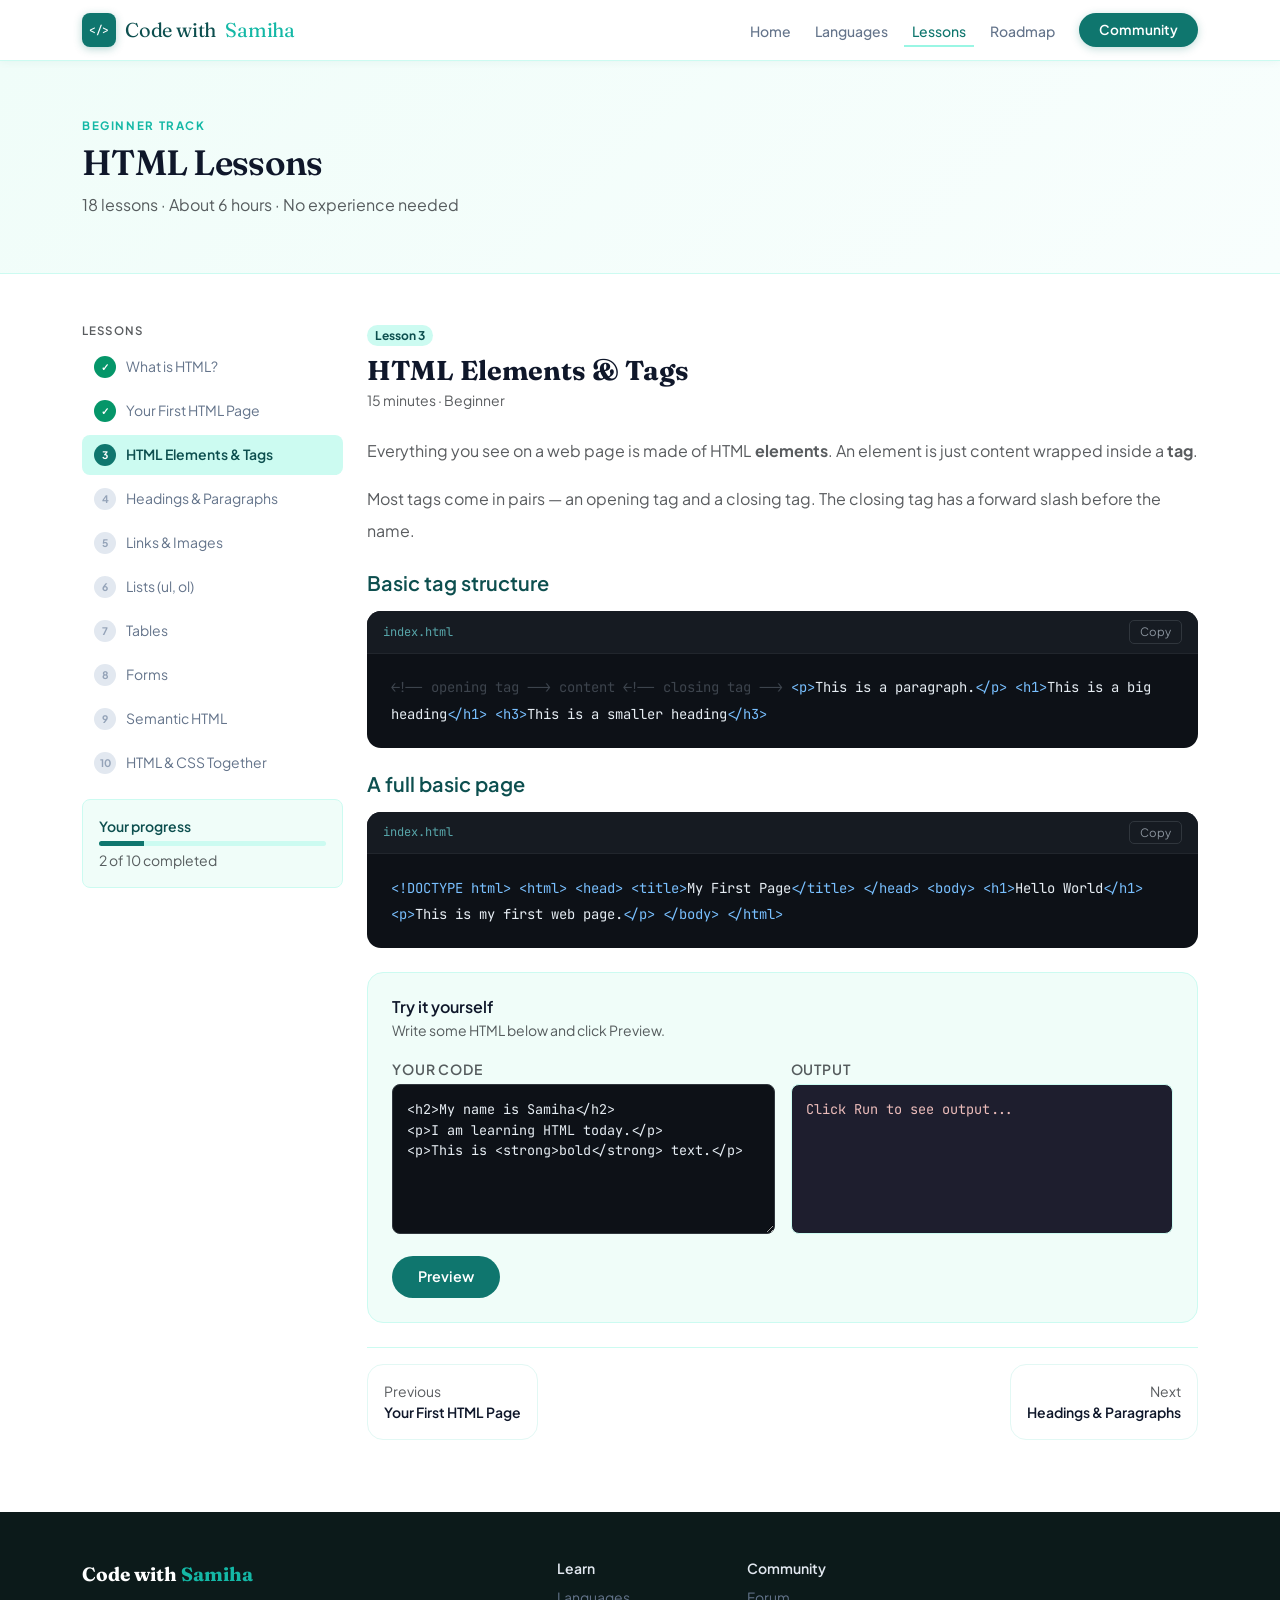
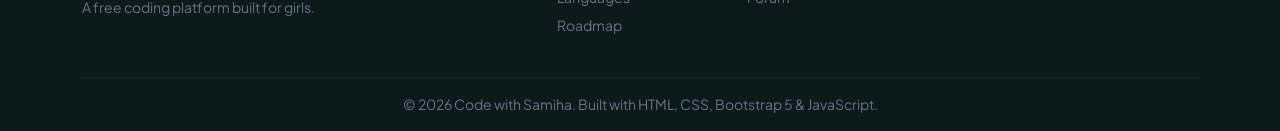
<file: pages/lessons.html>
<!DOCTYPE html>
<html lang="en">
<head>
  <meta charset="UTF-8" />
  <meta name="viewport" content="width=device-width, initial-scale=1.0" />
  <title>Lessons – Code with Samiha</title>
  <link rel="stylesheet" href="https://cdnjs.cloudflare.com/ajax/libs/bootstrap/5.3.3/css/bootstrap.min.css" />
  <link rel="stylesheet" href="../css/custom.css" />
</head>
<body>

  <nav class="navbar navbar-expand-lg navbar-light bg-white sticky-top">
    <div class="container">
      <a class="navbar-brand" href="../index.html">
        <div class="logo-mark">&lt;/&gt;</div>
        Code with <span>Samiha</span>
      </a>
      <button class="navbar-toggler" type="button" data-bs-toggle="collapse" data-bs-target="#mainNav">
        <span class="navbar-toggler-icon"></span>
      </button>
      <div class="collapse navbar-collapse" id="mainNav">
        <ul class="navbar-nav ms-auto align-items-lg-center gap-lg-2">
          <li class="nav-item"><a class="nav-link" href="../index.html">Home</a></li>
          <li class="nav-item"><a class="nav-link" href="languages.html">Languages</a></li>
          <li class="nav-item"><a class="nav-link active" href="#">Lessons</a></li>
          <li class="nav-item"><a class="nav-link" href="roadmap.html">Roadmap</a></li>
          <li class="nav-item ms-lg-2"><a class="nav-link btn-community" href="community.html">Community</a></li>
        </ul>
      </div>
    </div>
  </nav>

  <!-- page hero - filled by JS -->
  <div class="page-hero">
    <div class="container">
      <p class="section-label" id="heroLabel">Beginner Track</p>
      <h1 id="heroTitle">Lessons</h1>
      <p class="text-muted" id="heroSub"></p>
    </div>
  </div>

  <div class="container py-5">
    <div class="row g-4">

      <!-- sidebar -->
      <div class="col-12 col-lg-3">
        <div class="lesson-sidebar">
          <p class="text-muted fw-semibold mb-2" style="font-size:0.72rem; text-transform:uppercase; letter-spacing:0.1em;">Lessons</p>
          <div class="d-flex flex-column gap-1" id="lessonList"></div>

          <div class="mt-3 p-3 rounded-3" style="background:var(--teal-faint); border:1px solid var(--teal-pale);">
            <div class="small fw-semibold mb-1" style="color:var(--teal-dark);">Your progress</div>
            <div class="progress mb-1"><div class="progress-bar progress-bar-pink" style="width:20%;"></div></div>
            <div class="small text-muted">2 of 10 completed</div>
          </div>
        </div>
      </div>

      <!-- lesson content - filled by JS -->
      <div class="col-12 col-lg-9" id="lessonContent"></div>

    </div>
  </div>

  <footer class="site-footer pt-5 pb-3 mt-4">
    <div class="container">
      <div class="row g-4 mb-4">
        <div class="col-12 col-md-5">
          <div class="footer-brand-logo mb-2" style="font-size:1.2rem; font-weight:700;">Code with <span>Samiha</span></div>
          <p class="small" style="max-width:240px;">A free coding platform built for girls.</p>
        </div>
        <div class="col-6 col-md-2">
          <h5>Learn</h5>
          <ul class="list-unstyled">
            <li class="mb-1"><a href="languages.html">Languages</a></li>
            <li class="mb-1"><a href="roadmap.html">Roadmap</a></li>
          </ul>
        </div>
        <div class="col-6 col-md-2">
          <h5>Community</h5>
          <ul class="list-unstyled">
            <li class="mb-1"><a href="community.html">Forum</a></li>
          </ul>
        </div>
      </div>
      <hr style="border-color:#3f3f46;" />
      <p class="text-center small mb-0">&copy; 2026 Code with Samiha. Built with HTML, CSS, Bootstrap 5 &amp; JavaScript.</p>
    </div>
  </footer>

  <script src="https://cdnjs.cloudflare.com/ajax/libs/bootstrap/5.3.3/js/bootstrap.bundle.min.js"></script>
  <script>

    // ── all lesson data in one place ─────────────────────────────────
    var courses = {

      html: {
        label:    "Beginner Track",
        title:    "HTML Lessons",
        sub:      "18 lessons &middot; About 6 hours &middot; No experience needed",
        lessons:  ["What is HTML?", "Your First HTML Page", "HTML Elements & Tags",
                   "Headings & Paragraphs", "Links & Images", "Lists (ul, ol)",
                   "Tables", "Forms", "Semantic HTML", "HTML & CSS Together"],
        active:   2,
        lessonTitle: "HTML Elements & Tags",
        lessonNum:   "Lesson 3",
        lessonMeta:  "15 minutes &middot; Beginner",
        prev: "Your First HTML Page",
        next: "Headings & Paragraphs",
        content: `
          <p class="text-muted lh-lg">Everything you see on a web page is made of HTML <strong>elements</strong>.
          An element is just content wrapped inside a <strong>tag</strong>.</p>
          <p class="text-muted lh-lg">Most tags come in pairs — an opening tag and a closing tag.
          The closing tag has a forward slash before the name.</p>

          <h5 class="fw-semibold mt-4 mb-3" style="color:var(--teal-dark);">Basic tag structure</h5>
          <div class="code-block mb-4">
            <div class="code-block-header">
              <span class="code-block-filename">index.html</span>
              <button class="copy-btn" onclick="copyCode(this)">Copy</button>
            </div>
            <div class="code-block-body">
<span class="cm">&lt;!-- opening tag --&gt;  content  &lt;!-- closing tag --&gt;</span>
<span class="ck">&lt;p&gt;</span>This is a paragraph.<span class="ck">&lt;/p&gt;</span>
<span class="ck">&lt;h1&gt;</span>This is a big heading<span class="ck">&lt;/h1&gt;</span>
<span class="ck">&lt;h3&gt;</span>This is a smaller heading<span class="ck">&lt;/h3&gt;</span>
            </div>
          </div>

          <h5 class="fw-semibold mt-4 mb-3" style="color:var(--teal-dark);">A full basic page</h5>
          <div class="code-block mb-4">
            <div class="code-block-header">
              <span class="code-block-filename">index.html</span>
              <button class="copy-btn" onclick="copyCode(this)">Copy</button>
            </div>
            <div class="code-block-body">
<span class="ck">&lt;!DOCTYPE html&gt;</span>
<span class="ck">&lt;html&gt;</span>
  <span class="ck">&lt;head&gt;</span>
    <span class="ck">&lt;title&gt;</span>My First Page<span class="ck">&lt;/title&gt;</span>
  <span class="ck">&lt;/head&gt;</span>
  <span class="ck">&lt;body&gt;</span>
    <span class="ck">&lt;h1&gt;</span>Hello World<span class="ck">&lt;/h1&gt;</span>
    <span class="ck">&lt;p&gt;</span>This is my first web page.<span class="ck">&lt;/p&gt;</span>
  <span class="ck">&lt;/body&gt;</span>
<span class="ck">&lt;/html&gt;</span>
            </div>
          </div>`,
        tryLabel:       "Write some HTML below and click Preview.",
        tryPlaceholder: "<h2>My name is Samiha</h2>\n<p>I am learning HTML today.</p>\n<p>This is <strong>bold</strong> text.</p>",
        tryBtnText:     "Preview",
        tryMode:        "html"
      },

      css: {
        label:    "Beginner Track",
        title:    "CSS Lessons",
        sub:      "22 lessons &middot; About 8 hours &middot; Requires basic HTML knowledge",
        lessons:  ["What is CSS?", "Selectors & Properties", "Colors & Backgrounds",
                   "Fonts & Text", "The Box Model", "Margins & Padding",
                   "Borders", "Flexbox", "CSS Grid", "Responsive Design"],
        active:   2,
        lessonTitle: "Colors & Backgrounds",
        lessonNum:   "Lesson 3",
        lessonMeta:  "20 minutes &middot; Beginner",
        prev: "Selectors & Properties",
        next: "Fonts & Text",
        content: `
          <p class="text-muted lh-lg">CSS gives you many ways to add color to your page.
          You can color text, backgrounds, borders, and more.</p>
          <p class="text-muted lh-lg">There are three ways to write a color: by name, by hex code, or using rgb().</p>

          <h5 class="fw-semibold mt-4 mb-3" style="color:var(--teal-dark);">Text and background color</h5>
          <div class="code-block mb-4">
            <div class="code-block-header">
              <span class="code-block-filename">style.css</span>
              <button class="copy-btn" onclick="copyCode(this)">Copy</button>
            </div>
            <div class="code-block-body">
<span class="cm">/* color by name */</span>
<span class="cf">p</span> {
  <span class="ck">color</span>: <span class="cs">tomato</span>;
  <span class="ck">background-color</span>: <span class="cs">lightyellow</span>;
}

<span class="cm">/* color by hex code */</span>
<span class="cf">h1</span> {
  <span class="ck">color</span>: <span class="cs">#9d174d</span>;
}

<span class="cm">/* color using rgb */</span>
<span class="cf">body</span> {
  <span class="ck">background-color</span>: <span class="cs">rgb(253, 242, 248)</span>;
}
            </div>
          </div>

          <h5 class="fw-semibold mt-4 mb-3" style="color:var(--teal-dark);">Background image</h5>
          <div class="code-block mb-4">
            <div class="code-block-header">
              <span class="code-block-filename">style.css</span>
              <button class="copy-btn" onclick="copyCode(this)">Copy</button>
            </div>
            <div class="code-block-body">
<span class="cf">.hero</span> {
  <span class="ck">background-image</span>: <span class="cs">url("banner.jpg")</span>;
  <span class="ck">background-size</span>: <span class="cs">cover</span>;
  <span class="ck">background-repeat</span>: <span class="cs">no-repeat</span>;
  <span class="ck">background-position</span>: <span class="cs">center</span>;
}
            </div>
          </div>`,
        tryLabel:       "Edit the CSS and click Apply to see it on the paragraph below.",
        tryPlaceholder: "p {\n  color: #9d174d;\n  background-color: #fdf2f8;\n  padding: 12px;\n  border-radius: 8px;\n}",
        tryBtnText:     "Apply styles",
        tryMode:        "css"
      },

      js: {
        label:    "Beginner Track",
        title:    "JavaScript Lessons",
        sub:      "32 lessons &middot; About 14 hours &middot; No experience needed",
        lessons:  ["What is JavaScript?", "Variables & Data Types", "Functions",
                   "Conditionals (if/else)", "Loops", "Arrays",
                   "Objects", "DOM Manipulation", "Events", "Fetch & APIs"],
        active:   2,
        lessonTitle: "Functions in JavaScript",
        lessonNum:   "Lesson 3",
        lessonMeta:  "20 minutes &middot; Beginner",
        prev: "Variables & Data Types",
        next: "Conditionals (if/else)",
        content: `
          <p class="text-muted lh-lg">A <strong>function</strong> is a reusable block of code that does a specific task.
          Instead of writing the same code over and over, you write a function once and call it whenever you need it.</p>

          <h5 class="fw-semibold mt-4 mb-3" style="color:var(--teal-dark);">Defining and calling a function</h5>
          <div class="code-block mb-4">
            <div class="code-block-header">
              <span class="code-block-filename">script.js</span>
              <button class="copy-btn" onclick="copyCode(this)">Copy</button>
            </div>
            <div class="code-block-body">
<span class="cm">// define a function</span>
<span class="ck">function</span> <span class="cf">greet</span>() {
  <span class="cf">console</span>.<span class="cf">log</span>(<span class="cs">"Hello, World!"</span>);
}

<span class="cm">// call the function</span>
<span class="cf">greet</span>();
            </div>
          </div>

          <h5 class="fw-semibold mt-4 mb-3" style="color:var(--teal-dark);">Functions with parameters</h5>
          <div class="code-block mb-4">
            <div class="code-block-header">
              <span class="code-block-filename">script.js</span>
              <button class="copy-btn" onclick="copyCode(this)">Copy</button>
            </div>
            <div class="code-block-body">
<span class="ck">function</span> <span class="cf">greet</span>(name) {
  <span class="cf">console</span>.<span class="cf">log</span>(<span class="cs">"Hello, "</span> + name + <span class="cs">"!"</span>);
}

<span class="cf">greet</span>(<span class="cs">"Samiha"</span>); <span class="cm">// Hello, Samiha!</span>
<span class="cf">greet</span>(<span class="cs">"Lara"</span>);   <span class="cm">// Hello, Lara!</span>
            </div>
          </div>

          <h5 class="fw-semibold mt-4 mb-3" style="color:var(--teal-dark);">Returning a value</h5>
          <div class="code-block mb-4">
            <div class="code-block-header">
              <span class="code-block-filename">script.js</span>
              <button class="copy-btn" onclick="copyCode(this)">Copy</button>
            </div>
            <div class="code-block-body">
<span class="ck">function</span> <span class="cf">add</span>(a, b) {
  <span class="ck">return</span> a + b;
}

<span class="ck">var</span> result = <span class="cf">add</span>(<span class="cn">3</span>, <span class="cn">5</span>);
<span class="cf">console</span>.<span class="cf">log</span>(result); <span class="cm">// 8</span>
            </div>
          </div>`,
        tryLabel:       "Edit the code and click Run to see the output.",
        tryPlaceholder: "function multiply(a, b) {\n  return a * b;\n}\n\nconsole.log(multiply(4, 6));\nconsole.log(multiply(10, 3));",
        tryBtnText:     "Run code",
        tryMode:        "js"
      },

      python: {
        label:    "Beginner Track",
        title:    "Python Lessons",
        sub:      "28 lessons &middot; About 12 hours &middot; No experience needed",
        lessons:  ["What is Python?", "Variables & Data Types", "Print & Input",
                   "If / Else", "Loops", "Lists",
                   "Dictionaries", "Functions", "String Methods", "File Handling"],
        active:   2,
        lessonTitle: "Print & Input",
        lessonNum:   "Lesson 3",
        lessonMeta:  "20 minutes &middot; Beginner",
        prev: "Variables & Data Types",
        next: "If / Else",
        content: `
          <p class="text-muted lh-lg">The two most basic things you will do in Python are <strong>printing output</strong>
          to the screen and <strong>reading input</strong> from the user.</p>

          <h5 class="fw-semibold mt-4 mb-3" style="color:var(--teal-dark);">The print() function</h5>
          <div class="code-block mb-4">
            <div class="code-block-header">
              <span class="code-block-filename">hello.py</span>
              <button class="copy-btn" onclick="copyCode(this)">Copy</button>
            </div>
            <div class="code-block-body">
<span class="cm"># print a message</span>
<span class="cf">print</span>(<span class="cs">"Hello, world!"</span>)

<span class="cm"># print a number</span>
<span class="cf">print</span>(<span class="cn">42</span>)

<span class="cm"># print a variable</span>
name = <span class="cs">"Samiha"</span>
<span class="cf">print</span>(<span class="cs">"My name is"</span>, name)
            </div>
          </div>

          <h5 class="fw-semibold mt-4 mb-3" style="color:var(--teal-dark);">The input() function</h5>
          <div class="code-block mb-4">
            <div class="code-block-header">
              <span class="code-block-filename">ask.py</span>
              <button class="copy-btn" onclick="copyCode(this)">Copy</button>
            </div>
            <div class="code-block-body">
<span class="cm"># ask the user their name</span>
name = <span class="cf">input</span>(<span class="cs">"What is your name? "</span>)
<span class="cf">print</span>(<span class="cs">"Nice to meet you,"</span>, name)

<span class="cm"># ask for a number and convert it</span>
age = <span class="cf">int</span>(<span class="cf">input</span>(<span class="cs">"How old are you? "</span>))
<span class="cf">print</span>(<span class="cs">"You are"</span>, age, <span class="cs">"years old."</span>)
            </div>
          </div>`,
        tryLabel:       "Basic Python simulator — supports print() and string variables.",
        tryPlaceholder: "name = \"Samiha\"\nprint(\"Hello,\", name)\nprint(\"Welcome to Python!\")",
        tryBtnText:     "Run code",
        tryMode:        "python"
      },

      react: {
        label: "Intermediate Track", title: "React Lessons",
        sub: "36 lessons &middot; About 18 hours &middot; Requires JavaScript knowledge",
        lessons: ["What is React?","Components","JSX Syntax","Props","State with useState",
                  "useEffect Hook","Lists & Keys","Forms in React","React Router","Fetching Data"],
        active: 0, comingSoon: true,
        lessonTitle: "React", lessonNum: "", lessonMeta: "", prev: "", next: "", content: ""
      },
      sql: {
        label: "Intermediate Track", title: "SQL Lessons",
        sub: "20 lessons &middot; About 8 hours &middot; No experience needed",
        lessons: ["What is a Database?","SELECT Queries","WHERE Clause","ORDER BY & LIMIT","INSERT INTO",
                  "UPDATE & DELETE","JOINs","GROUP BY","Aggregate Functions","Subqueries"],
        active: 0, comingSoon: true,
        lessonTitle: "SQL", lessonNum: "", lessonMeta: "", prev: "", next: "", content: ""
      },
      node: {
        label: "Intermediate Track", title: "Node.js Lessons",
        sub: "24 lessons &middot; About 10 hours &middot; Requires JavaScript knowledge",
        lessons: ["What is Node.js?","Modules & require()","File System","HTTP Module","Express Setup",
                  "Routing","Middleware","REST APIs","Working with JSON","Connecting to a Database"],
        active: 0, comingSoon: true,
        lessonTitle: "Node.js", lessonNum: "", lessonMeta: "", prev: "", next: "", content: ""
      },
      java: {
        label: "Advanced Track", title: "Java Lessons",
        sub: "40 lessons &middot; About 22 hours &middot; Some programming experience needed",
        lessons: ["What is Java?","Variables & Types","Control Flow","Methods","Classes & Objects",
                  "Inheritance","Interfaces","Exception Handling","Collections","File I/O"],
        active: 0, comingSoon: true,
        lessonTitle: "Java", lessonNum: "", lessonMeta: "", prev: "", next: "", content: ""
      },
      cpp: {
        label: "Advanced Track", title: "C++ Lessons",
        sub: "38 lessons &middot; About 20 hours &middot; Some programming experience needed",
        lessons: ["Introduction to C++","Variables & Data Types","Control Structures","Functions",
                  "Arrays & Pointers","Classes & Objects","Inheritance","STL Containers",
                  "Memory Management","File Handling"],
        active: 0, comingSoon: true,
        lessonTitle: "C++", lessonNum: "", lessonMeta: "", prev: "", next: "", content: ""
      }
    };

    // ── read ?lang= from URL ─────────────────────────────────────────
    var params = new URLSearchParams(window.location.search);
    var lang   = params.get('lang') || 'html';
    var course = courses[lang] || courses['html'];

    // ── fill page hero ───────────────────────────────────────────────
    document.getElementById('heroLabel').textContent  = course.label;
    document.getElementById('heroTitle').textContent  = course.title;
    document.getElementById('heroSub').innerHTML      = course.sub;
    document.title = course.title + ' – Code with Samiha';

    // ── build sidebar lesson list ────────────────────────────────────
    var list = document.getElementById('lessonList');
    for (var i = 0; i < course.lessons.length; i++) {
      var btn = document.createElement('button');
      btn.className = 'lesson-item' +
        (i < course.active ? ' done' : '') +
        (i === course.active ? ' active' : '');
      btn.onclick = (function(el) { return function() { selectLesson(el); }; })(btn);

      var dot = document.createElement('div');
      dot.className = 'lesson-dot';
      dot.innerHTML = i < course.active ? '&#10003;' : (i + 1);

      btn.appendChild(dot);
      btn.appendChild(document.createTextNode(course.lessons[i]));
      list.appendChild(btn);
    }

    // ── build lesson content ─────────────────────────────────────────
    var contentDiv = document.getElementById('lessonContent');

    if (course.comingSoon) {
      contentDiv.innerHTML =
        '<div class="text-center py-5">' +
          '<h3 style="font-family:var(--font-display); font-weight:700;" class="mb-3">Coming soon</h3>' +
          '<p class="text-muted mb-4" style="max-width:420px; margin:0 auto 1.5rem;">' +
            'We are still writing the lessons for this track. We want to make sure the content is really good before we publish it. Check back soon!' +
          '</p>' +
          '<a href="languages.html" class="btn-pink-outline btn">Back to all languages</a>' +
        '</div>';
    } else {
      contentDiv.innerHTML =
        '<span class="badge rounded-pill mb-2 d-inline-block" style="background:var(--teal-pale); color:var(--teal-dark);">' + course.lessonNum + '</span>' +
        '<h2 style="font-family:var(--font-display); font-size:1.7rem; font-weight:700;" class="mb-1">' + course.lessonTitle + '</h2>' +
        '<div class="d-flex gap-3 small text-muted mb-4"><span>' + course.lessonMeta + '</span></div>' +
        course.content +
        // try it section
        '<div class="try-section mb-4">' +
          '<h6 class="fw-semibold mb-1">Try it yourself</h6>' +
          '<p class="text-muted small mb-3">' + course.tryLabel + '</p>' +
          '<div class="row g-3">' +
            '<div class="col-12 col-md-6">' +
              '<label class="small fw-semibold text-muted text-uppercase mb-1" style="letter-spacing:0.06em;">Your code</label>' +
              '<textarea id="codeInput" spellcheck="false">' + course.tryPlaceholder + '</textarea>' +
            '</div>' +
            '<div class="col-12 col-md-6">' +
              '<label class="small fw-semibold text-muted text-uppercase mb-1" style="letter-spacing:0.06em;">Output</label>' +
              (lang === 'css'
                ? '<div style="background:white; color:var(--text-main); border:1px solid var(--teal-pale); border-radius:8px; padding:14px; min-height:150px;"><p id="previewText">This is a sample paragraph. Change the CSS to style this text.</p></div>'
                : '<div id="outputPane" style="background:#1e1e2e; color:#ebbcba; border:1px solid var(--teal-pale); border-radius:8px; padding:14px; min-height:150px; font-family:var(--font-code); font-size:0.85rem; white-space:pre-wrap; overflow-y:auto;">Click Run to see output...</div>'
              ) +
            '</div>' +
          '</div>' +
          '<button class="btn-pink btn mt-3" onclick="runCode()">' + course.tryBtnText + '</button>' +
        '</div>' +
        // prev / next nav
        '<div class="d-flex justify-content-between pt-3 mt-3" style="border-top:1px solid var(--teal-pale);">' +
          '<a href="#" class="pink-card p-3 text-decoration-none" style="max-width:200px;">' +
            '<div class="small text-muted">Previous</div>' +
            '<div class="fw-semibold small" style="color:var(--text-main);">' + course.prev + '</div>' +
          '</a>' +
          '<a href="#" class="pink-card p-3 text-decoration-none text-end" style="max-width:200px;">' +
            '<div class="small text-muted">Next</div>' +
            '<div class="fw-semibold small" style="color:var(--text-main);">' + course.next + '</div>' +
          '</a>' +
        '</div>';
    }

    // ── run code buttons ─────────────────────────────────────────────
    function runCode() {
      var mode = course.tryMode;
      var code = document.getElementById('codeInput').value;

      if (mode === 'html') {
        document.getElementById('outputPane') &&
          (document.getElementById('outputPane').innerHTML = code);

      } else if (mode === 'css') {
        var old = document.getElementById('tryStyle');
        if (old) old.remove();
        var tag = document.createElement('style');
        tag.id = 'tryStyle';
        tag.textContent = code;
        document.head.appendChild(tag);

      } else if (mode === 'js') {
        var out  = document.getElementById('outputPane');
        var logs = [];
        var orig = console.log;
        console.log = function() {
          var args = Array.prototype.slice.call(arguments);
          logs.push(args.join(' '));
        };
        try {
          eval(code);
          out.style.color = '#ebbcba';
          out.textContent = logs.length > 0 ? logs.join('\n') : '(No output)';
        } catch (e) {
          out.style.color = '#f6c177';
          out.textContent = 'Error: ' + e.message;
        }
        console.log = orig;

      } else if (mode === 'python') {
        // simple print() simulator
        var out   = document.getElementById('outputPane');
        var lines = code.split('\n');
        var vars  = {};
        var output = [];

        for (var i = 0; i < lines.length; i++) {
          var line = lines[i].trim();
          if (line === '' || line.charAt(0) === '#') continue;

          // variable assignment
          var assignMatch = line.match(/^(\w+)\s*=\s*(.+)$/);
          if (assignMatch && line.indexOf('print') !== 0) {
            var val = assignMatch[2].trim();
            if ((val.charAt(0) === '"' && val.charAt(val.length-1) === '"') ||
                (val.charAt(0) === "'" && val.charAt(val.length-1) === "'")) {
              vars[assignMatch[1]] = val.slice(1, -1);
            } else if (!isNaN(val)) {
              vars[assignMatch[1]] = val;
            } else {
              vars[assignMatch[1]] = vars[val] !== undefined ? vars[val] : val;
            }
            continue;
          }

          // print()
          if (line.indexOf('print(') === 0 && line.charAt(line.length-1) === ')') {
            var inside = line.slice(6, -1);
            var parts  = inside.split(',');
            var result = [];
            for (var j = 0; j < parts.length; j++) {
              var part = parts[j].trim();
              if ((part.charAt(0) === '"' && part.charAt(part.length-1) === '"') ||
                  (part.charAt(0) === "'" && part.charAt(part.length-1) === "'")) {
                result.push(part.slice(1, -1));
              } else if (vars[part] !== undefined) {
                result.push(vars[part]);
              } else {
                result.push(part);
              }
            }
            output.push(result.join(' '));
          }
        }
        out.style.color = '#ebbcba';
        out.textContent = output.length > 0 ? output.join('\n') : '(No output)';
      }
    }

    function copyCode(btn) {
      var text = btn.closest('.code-block').querySelector('.code-block-body').innerText;
      navigator.clipboard.writeText(text).then(function() {
        btn.textContent = 'Copied!';
        setTimeout(function() { btn.textContent = 'Copy'; }, 1500);
      });
    }

    function selectLesson(el) {
      var items = document.querySelectorAll('.lesson-item');
      for (var i = 0; i < items.length; i++) {
        items[i].classList.remove('active');
      }
      el.classList.add('active');
    }

  </script>
</body>
</html>
</file>
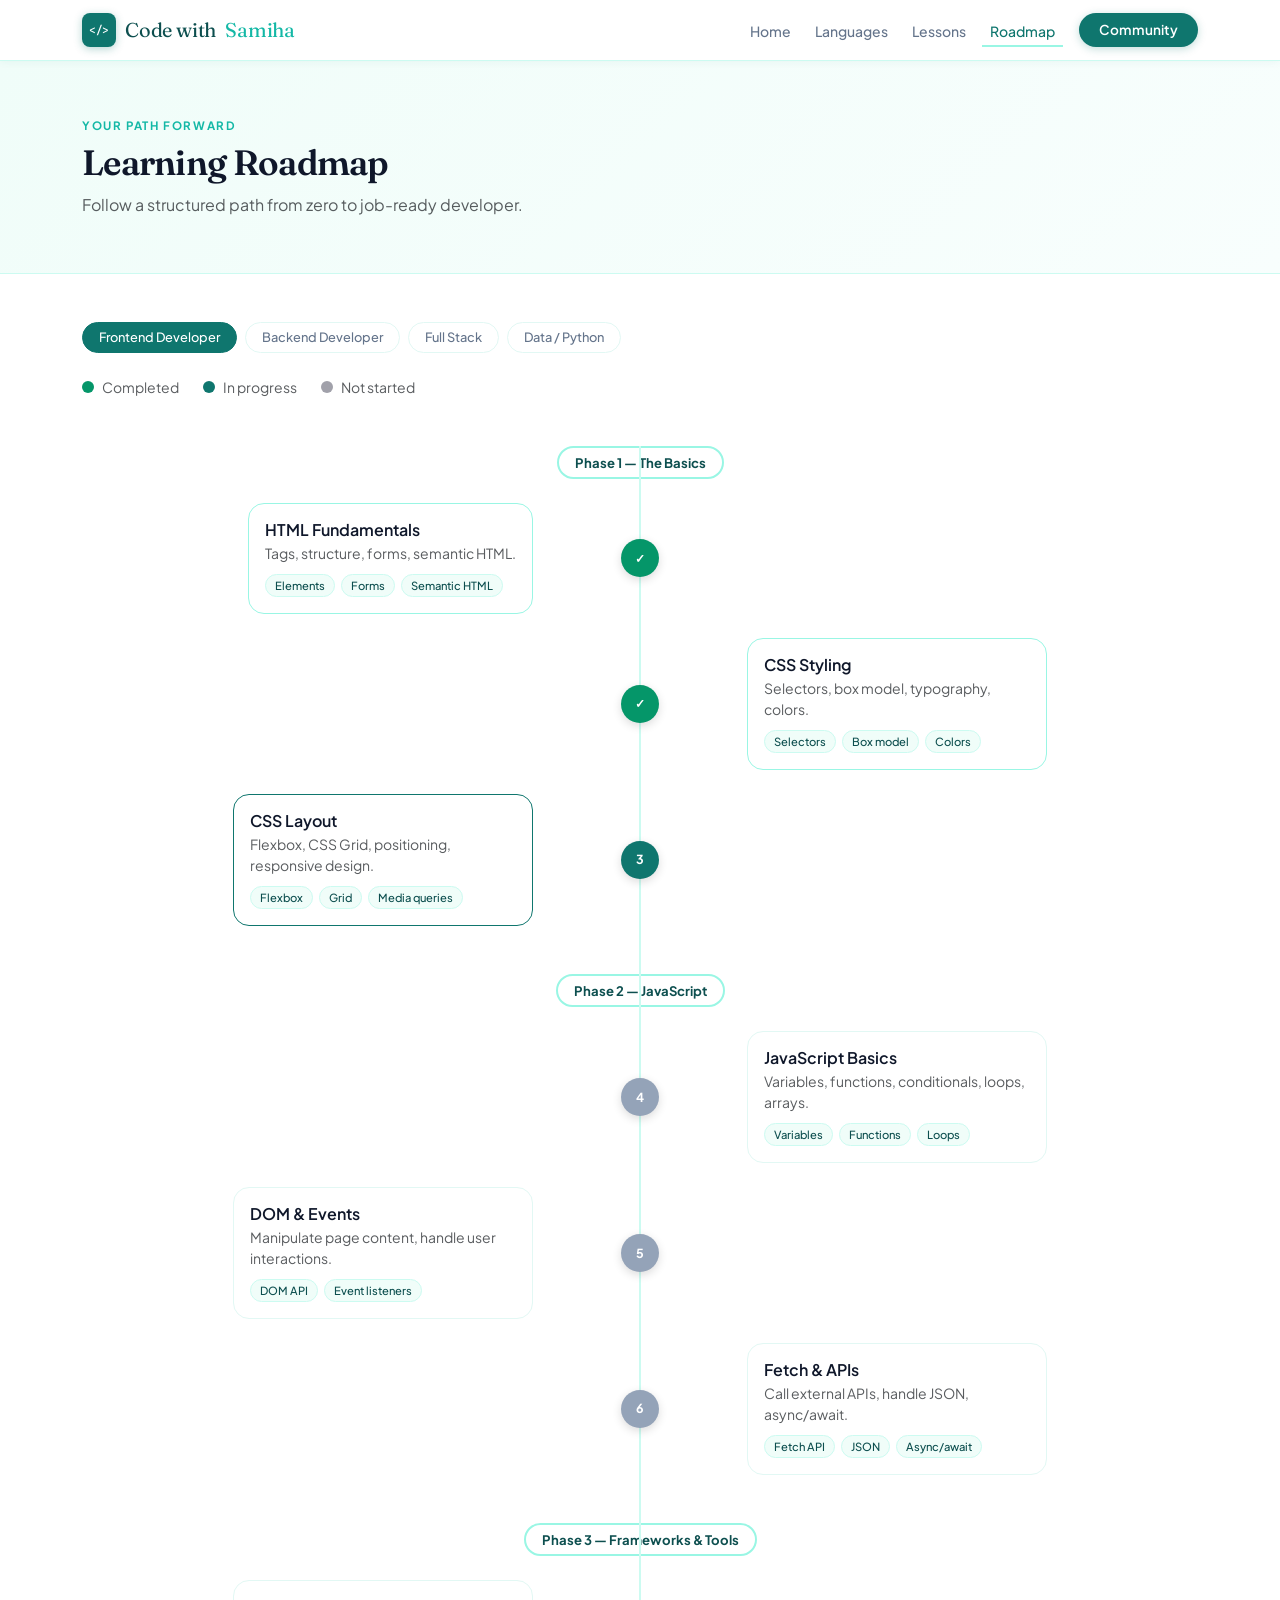
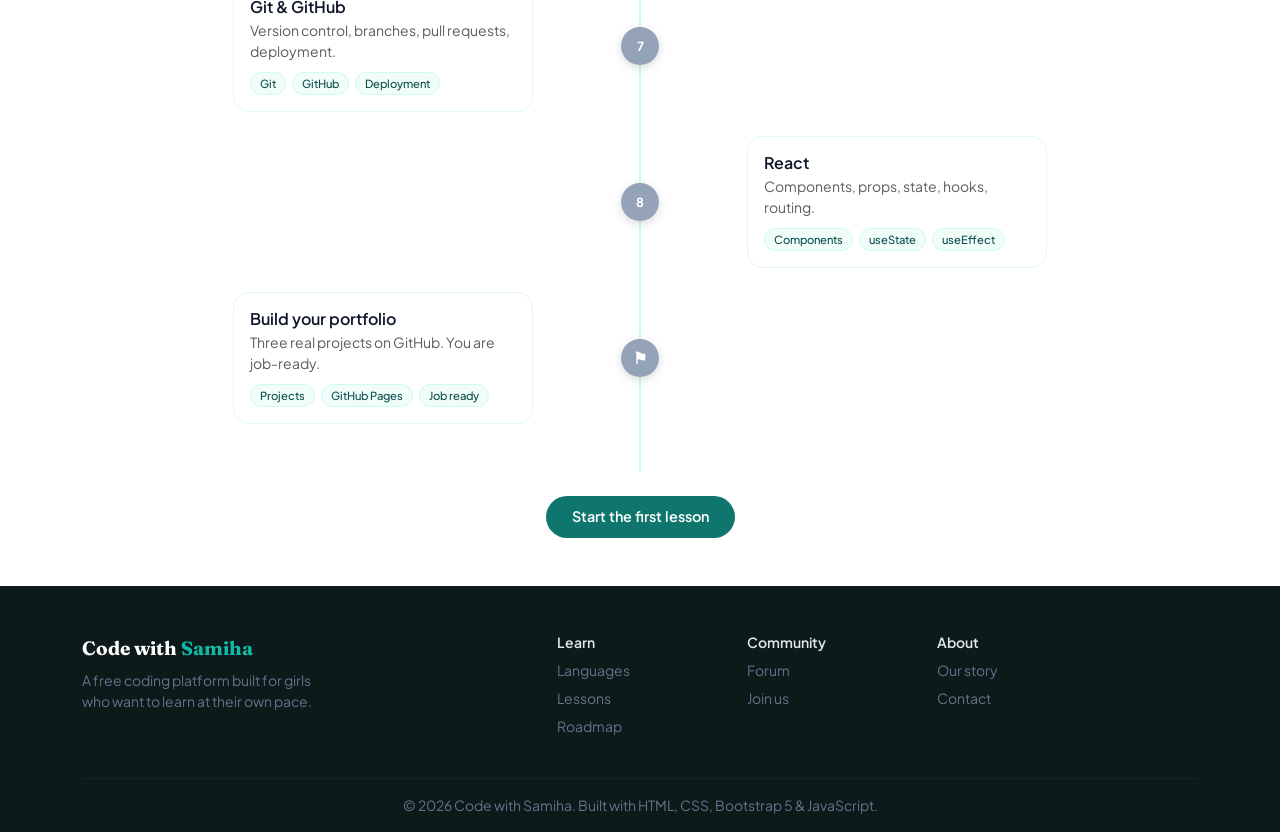
<file: pages/roadmap.html>
<!DOCTYPE html>
<html lang="en">
<head>
  <meta charset="UTF-8" />
  <meta name="viewport" content="width=device-width, initial-scale=1.0" />
  <title>Roadmap – Code with Samiha</title>
  <link rel="stylesheet" href="https://cdnjs.cloudflare.com/ajax/libs/bootstrap/5.3.3/css/bootstrap.min.css" />
  <link rel="stylesheet" href="../css/custom.css" />
  <style>
    .roadmap-wrap { position: relative; }
    .roadmap-wrap::before {
      content: '';
      position: absolute;
      left: 50%;
      top: 0; bottom: 0;
      width: 2px;
      background: var(--teal-pale);
      transform: translateX(-50%);
      z-index: 0;
    }
    .roadmap-row { position: relative; z-index: 1; }
    @media (max-width: 767px) {
      .roadmap-wrap::before { left: 18px; }
      .card-left, .card-right { text-align: left !important; }
      .card-left .skills { justify-content: flex-start !important; }
    }
  </style>
</head>
<body>

  <nav class="navbar navbar-expand-lg navbar-light bg-white sticky-top">
    <div class="container">
      <a class="navbar-brand" href="../index.html">
        <div class="logo-mark">&lt;/&gt;</div>
        Code with <span>Samiha</span>
      </a>
      <button class="navbar-toggler" type="button" data-bs-toggle="collapse" data-bs-target="#mainNav">
        <span class="navbar-toggler-icon"></span>
      </button>
      <div class="collapse navbar-collapse" id="mainNav">
        <ul class="navbar-nav ms-auto align-items-lg-center gap-lg-2">
          <li class="nav-item"><a class="nav-link" href="../index.html">Home</a></li>
          <li class="nav-item"><a class="nav-link" href="languages.html">Languages</a></li>
          <li class="nav-item"><a class="nav-link" href="lessons.html?lang=html">Lessons</a></li>
          <li class="nav-item"><a class="nav-link active" href="roadmap.html">Roadmap</a></li>
          <li class="nav-item ms-lg-2"><a class="nav-link btn-community" href="community.html">Community</a></li>
        </ul>
      </div>
    </div>
  </nav>

  <div class="page-hero">
    <div class="container">
      <p class="section-label">Your path forward</p>
      <h1>Learning Roadmap</h1>
      <p class="text-muted">Follow a structured path from zero to job-ready developer.</p>
    </div>
  </div>

  <section class="py-5">
    <div class="container">

      <!-- TRACK SELECTOR -->
      <div class="d-flex flex-wrap gap-2 mb-4">
        <button class="filter-btn active" onclick="switchTrack(this)">Frontend Developer</button>
        <button class="filter-btn" onclick="switchTrack(this)">Backend Developer</button>
        <button class="filter-btn" onclick="switchTrack(this)">Full Stack</button>
        <button class="filter-btn" onclick="switchTrack(this)">Data / Python</button>
      </div>

      <!-- LEGEND -->
      <div class="d-flex gap-4 mb-5 flex-wrap">
        <div class="d-flex align-items-center gap-2 small text-muted"><div style="width:12px;height:12px;border-radius:50%;background:var(--node-done, #059669);"></div>Completed</div>
        <div class="d-flex align-items-center gap-2 small text-muted"><div style="width:12px;height:12px;border-radius:50%;background:var(--teal-main);"></div>In progress</div>
        <div class="d-flex align-items-center gap-2 small text-muted"><div style="width:12px;height:12px;border-radius:50%;background:#a1a1aa;"></div>Not started</div>
      </div>

      <div class="roadmap-wrap pb-5">

        <!-- PHASE 1 -->
        <div class="text-center mb-4">
          <span class="badge rounded-pill px-3 py-2" style="background:white; border:2px solid var(--teal-light); color:var(--teal-dark); font-size:0.82rem; font-weight:700;">Phase 1 &mdash; The Basics</span>
        </div>

        <!-- Row 1 -->
        <div class="row align-items-center roadmap-row mb-4">
          <div class="col-5 text-end card-left">
            <div class="pink-card p-3 d-inline-block text-start" style="border-color:var(--teal-light); max-width:300px;">
              <h6 class="fw-semibold mb-1">HTML Fundamentals</h6>
              <p class="small text-muted mb-2">Tags, structure, forms, semantic HTML.</p>
              <div class="skills d-flex flex-wrap gap-1"><span class="skill-tag">Elements</span><span class="skill-tag">Forms</span><span class="skill-tag">Semantic HTML</span></div>
            </div>
          </div>
          <div class="col-2 d-flex justify-content-center"><div class="roadmap-node node-done">&#10003;</div></div>
          <div class="col-5"></div>
        </div>

        <!-- Row 2 -->
        <div class="row align-items-center roadmap-row mb-4">
          <div class="col-5"></div>
          <div class="col-2 d-flex justify-content-center"><div class="roadmap-node node-done">&#10003;</div></div>
          <div class="col-5 card-right">
            <div class="pink-card p-3" style="border-color:var(--teal-light); max-width:300px;">
              <h6 class="fw-semibold mb-1">CSS Styling</h6>
              <p class="small text-muted mb-2">Selectors, box model, typography, colors.</p>
              <div class="skills d-flex flex-wrap gap-1"><span class="skill-tag">Selectors</span><span class="skill-tag">Box model</span><span class="skill-tag">Colors</span></div>
            </div>
          </div>
        </div>

        <!-- Row 3 -->
        <div class="row align-items-center roadmap-row mb-5">
          <div class="col-5 text-end card-left">
            <div class="pink-card p-3 d-inline-block text-start" style="border-color:var(--teal-main); max-width:300px;">
              <h6 class="fw-semibold mb-1">CSS Layout</h6>
              <p class="small text-muted mb-2">Flexbox, CSS Grid, positioning, responsive design.</p>
              <div class="skills d-flex flex-wrap gap-1"><span class="skill-tag">Flexbox</span><span class="skill-tag">Grid</span><span class="skill-tag">Media queries</span></div>
            </div>
          </div>
          <div class="col-2 d-flex justify-content-center"><div class="roadmap-node node-active">3</div></div>
          <div class="col-5"></div>
        </div>

        <!-- PHASE 2 -->
        <div class="text-center mb-4">
          <span class="badge rounded-pill px-3 py-2" style="background:white; border:2px solid var(--teal-light); color:var(--teal-dark); font-size:0.82rem; font-weight:700;">Phase 2 &mdash; JavaScript</span>
        </div>

        <div class="row align-items-center roadmap-row mb-4">
          <div class="col-5"></div>
          <div class="col-2 d-flex justify-content-center"><div class="roadmap-node node-locked">4</div></div>
          <div class="col-5 card-right">
            <div class="pink-card p-3" style="max-width:300px;">
              <h6 class="fw-semibold mb-1">JavaScript Basics</h6>
              <p class="small text-muted mb-2">Variables, functions, conditionals, loops, arrays.</p>
              <div class="skills d-flex flex-wrap gap-1"><span class="skill-tag">Variables</span><span class="skill-tag">Functions</span><span class="skill-tag">Loops</span></div>
            </div>
          </div>
        </div>

        <div class="row align-items-center roadmap-row mb-4">
          <div class="col-5 text-end card-left">
            <div class="pink-card p-3 d-inline-block text-start" style="max-width:300px;">
              <h6 class="fw-semibold mb-1">DOM &amp; Events</h6>
              <p class="small text-muted mb-2">Manipulate page content, handle user interactions.</p>
              <div class="skills d-flex flex-wrap gap-1"><span class="skill-tag">DOM API</span><span class="skill-tag">Event listeners</span></div>
            </div>
          </div>
          <div class="col-2 d-flex justify-content-center"><div class="roadmap-node node-locked">5</div></div>
          <div class="col-5"></div>
        </div>

        <div class="row align-items-center roadmap-row mb-5">
          <div class="col-5"></div>
          <div class="col-2 d-flex justify-content-center"><div class="roadmap-node node-locked">6</div></div>
          <div class="col-5 card-right">
            <div class="pink-card p-3" style="max-width:300px;">
              <h6 class="fw-semibold mb-1">Fetch &amp; APIs</h6>
              <p class="small text-muted mb-2">Call external APIs, handle JSON, async/await.</p>
              <div class="skills d-flex flex-wrap gap-1"><span class="skill-tag">Fetch API</span><span class="skill-tag">JSON</span><span class="skill-tag">Async/await</span></div>
            </div>
          </div>
        </div>

        <!-- PHASE 3 -->
        <div class="text-center mb-4">
          <span class="badge rounded-pill px-3 py-2" style="background:white; border:2px solid var(--teal-light); color:var(--teal-dark); font-size:0.82rem; font-weight:700;">Phase 3 &mdash; Frameworks &amp; Tools</span>
        </div>

        <div class="row align-items-center roadmap-row mb-4">
          <div class="col-5 text-end card-left">
            <div class="pink-card p-3 d-inline-block text-start" style="max-width:300px;">
              <h6 class="fw-semibold mb-1">Git &amp; GitHub</h6>
              <p class="small text-muted mb-2">Version control, branches, pull requests, deployment.</p>
              <div class="skills d-flex flex-wrap gap-1"><span class="skill-tag">Git</span><span class="skill-tag">GitHub</span><span class="skill-tag">Deployment</span></div>
            </div>
          </div>
          <div class="col-2 d-flex justify-content-center"><div class="roadmap-node node-locked">7</div></div>
          <div class="col-5"></div>
        </div>

        <div class="row align-items-center roadmap-row mb-4">
          <div class="col-5"></div>
          <div class="col-2 d-flex justify-content-center"><div class="roadmap-node node-locked">8</div></div>
          <div class="col-5 card-right">
            <div class="pink-card p-3" style="max-width:300px;">
              <h6 class="fw-semibold mb-1">React</h6>
              <p class="small text-muted mb-2">Components, props, state, hooks, routing.</p>
              <div class="skills d-flex flex-wrap gap-1"><span class="skill-tag">Components</span><span class="skill-tag">useState</span><span class="skill-tag">useEffect</span></div>
            </div>
          </div>
        </div>

        <div class="row align-items-center roadmap-row">
          <div class="col-5 text-end card-left">
            <div class="pink-card p-3 d-inline-block text-start" style="max-width:300px;">
              <h6 class="fw-semibold mb-1">Build your portfolio</h6>
              <p class="small text-muted mb-2">Three real projects on GitHub. You are job-ready.</p>
              <div class="skills d-flex flex-wrap gap-1"><span class="skill-tag">Projects</span><span class="skill-tag">GitHub Pages</span><span class="skill-tag">Job ready</span></div>
            </div>
          </div>
          <div class="col-2 d-flex justify-content-center"><div class="roadmap-node node-locked" style="font-size:1rem;">&#9873;</div></div>
          <div class="col-5"></div>
        </div>

      </div>

      <div class="text-center mt-4">
        <a href="lessons.html?lang=html" class="btn-pink btn">Start the first lesson</a>
      </div>
    </div>
  </section>

  <footer class="site-footer pt-5 pb-3">
    <div class="container">
      <div class="row g-4 mb-4">
        <div class="col-12 col-md-5"><div class="footer-brand-logo mb-2" style="font-size:1.2rem; font-weight:700;">Code with <span>Samiha</span></div><p class="small" style="max-width:240px;">A free coding platform built for girls who want to learn at their own pace.</p></div>
        <div class="col-6 col-md-2"><h5>Learn</h5><ul class="list-unstyled"><li class="mb-1"><a href="languages.html">Languages</a></li><li class="mb-1"><a href="lessons.html?lang=html">Lessons</a></li><li class="mb-1"><a href="roadmap.html">Roadmap</a></li></ul></div>
        <div class="col-6 col-md-2"><h5>Community</h5><ul class="list-unstyled"><li class="mb-1"><a href="community.html">Forum</a></li><li class="mb-1"><a href="community.html">Join us</a></li></ul></div>
        <div class="col-6 col-md-2"><h5>About</h5><ul class="list-unstyled"><li class="mb-1"><a href="#">Our story</a></li><li class="mb-1"><a href="#">Contact</a></li></ul></div>
      </div>
      <hr style="border-color:#3f3f46;" />
      <p class="text-center small mb-0">&copy; 2026 Code with Samiha. Built with HTML, CSS, Bootstrap 5 &amp; JavaScript.</p>
    </div>
  </footer>

  <script src="https://cdnjs.cloudflare.com/ajax/libs/bootstrap/5.3.3/js/bootstrap.bundle.min.js"></script>
  <script src="../js/shared.js"></script>
  <script>
    function switchTrack(btn) {
      document.querySelectorAll('.filter-btn').forEach(b => b.classList.remove('active'));
      btn.classList.add('active');
    }
  </script>
</body>
</html>
</file>
<file: css/custom.css>
/* Code with Samiha – custom.css  */
/* Phase 2 redesign — deep teal / emerald palette */

@import url('https://fonts.googleapis.com/css2?family=Fraunces:ital,opsz,wght@0,9..144,400;0,9..144,600;0,9..144,700;1,9..144,400&family=Plus+Jakarta+Sans:wght@400;500;600;700&family=JetBrains+Mono:wght@400;500&display=swap');

:root {
  /* ── brand palette ── */
  --teal-dark:   #0d4f4f;
  --teal-main:   #0f766e;
  --teal-mid:    #14b8a6;
  --teal-light:  #99f6e4;
  --teal-pale:   #ccfbf1;
  --teal-faint:  #f0fdf9;

  /* ── gold accent ── */
  --gold:        #d97706;
  --gold-light:  #fde68a;
  --gold-faint:  #fffbeb;

  /* ── neutrals ── */
  --text-main:   #0f172a;
  --text-muted:  #64748b;
  --surface:     #ffffff;
  --border:      #e2f8f4;

  /* ── fonts ── */
  --font-display: 'Fraunces', serif;
  --font-body:    'Plus Jakarta Sans', sans-serif;
  --font-code:    'JetBrains Mono', monospace;
}

/* ── RESET / BASE ── */
*, *::before, *::after { box-sizing: border-box; }

body {
  font-family: var(--font-body);
  color: var(--text-main);
  background: #fff;
  -webkit-font-smoothing: antialiased;
}

/* ── NAVBAR ── */
.navbar {
  border-bottom: 1px solid var(--teal-pale);
  box-shadow: 0 1px 8px rgba(15,118,110,0.06);
  background: rgba(255,255,255,0.97) !important;
  backdrop-filter: blur(8px);
}

.navbar-brand {
  font-family: var(--font-display);
  font-size: 1.25rem;
  color: var(--teal-dark) !important;
  display: flex;
  align-items: center;
  gap: 9px;
  letter-spacing: -0.01em;
}

.navbar-brand .logo-mark {
  width: 34px;
  height: 34px;
  background: var(--teal-main);
  border-radius: 8px;
  display: flex;
  align-items: center;
  justify-content: center;
  font-family: var(--font-code);
  font-size: 0.7rem;
  color: white;
  font-weight: 500;
  box-shadow: 0 2px 8px rgba(15,118,110,0.3);
}

.navbar-brand span { color: var(--teal-mid); }

.nav-link {
  font-weight: 500;
  font-size: 0.875rem;
  color: var(--text-muted) !important;
  padding-bottom: 3px !important;
  border-bottom: 2px solid transparent;
  transition: color 0.18s, border-color 0.18s;
}

.nav-link:hover,
.nav-link.active {
  color: var(--teal-main) !important;
  border-bottom-color: var(--teal-light);
}

.btn-community {
  background: var(--teal-main) !important;
  color: white !important;
  border-radius: 30px !important;
  padding: 7px 20px !important;
  font-weight: 600;
  font-size: 0.85rem;
  border-bottom: none !important;
  transition: background 0.18s, box-shadow 0.18s !important;
  box-shadow: 0 2px 8px rgba(15,118,110,0.25);
}

.btn-community:hover {
  background: var(--teal-dark) !important;
  box-shadow: 0 4px 14px rgba(15,118,110,0.35) !important;
}

.navbar-toggler { border-color: var(--teal-light); }

.navbar-toggler-icon {
  background-image: url("data:image/svg+xml,%3csvg xmlns='http://www.w3.org/2000/svg' viewBox='0 0 30 30'%3e%3cpath stroke='%230f766e' stroke-linecap='round' stroke-miterlimit='10' stroke-width='2' d='M4 7h22M4 15h22M4 23h22'/%3e%3c/svg%3e");
}

/* ── BUTTONS ── */
.btn-teal {
  background: var(--teal-main);
  color: white;
  border-radius: 30px;
  padding: 10px 28px;
  font-weight: 600;
  font-size: 0.9rem;
  border: none;
  transition: background 0.18s, box-shadow 0.18s, transform 0.12s;
  box-shadow: 0 2px 10px rgba(15,118,110,0.28);
  display: inline-block;
  text-decoration: none;
  cursor: pointer;
}

.btn-teal:hover {
  background: var(--teal-dark);
  color: white;
  box-shadow: 0 4px 16px rgba(15,118,110,0.38);
  transform: translateY(-1px);
}

.btn-teal-outline {
  background: transparent;
  color: var(--teal-main);
  border: 2px solid var(--teal-light);
  border-radius: 30px;
  padding: 10px 28px;
  font-weight: 600;
  font-size: 0.9rem;
  transition: all 0.18s;
  display: inline-block;
  text-decoration: none;
  cursor: pointer;
}

.btn-teal-outline:hover {
  background: var(--teal-faint);
  border-color: var(--teal-main);
  color: var(--teal-dark);
  transform: translateY(-1px);
}

/* keep old class names working */
.btn-pink          { background: var(--teal-main); color: white; border-radius: 30px; padding: 10px 26px; font-weight: 600; font-size: 0.9rem; border: none; transition: background 0.18s; }
.btn-pink:hover    { background: var(--teal-dark); color: white; }
.btn-pink-outline  { background: transparent; color: var(--teal-main); border: 2px solid var(--teal-light); border-radius: 30px; padding: 10px 26px; font-weight: 600; font-size: 0.9rem; transition: all 0.18s; }
.btn-pink-outline:hover { background: var(--teal-faint); border-color: var(--teal-main); color: var(--teal-dark); }

/* ── SECTION LABELS ── */
.section-label {
  font-size: 0.72rem;
  font-weight: 700;
  text-transform: uppercase;
  letter-spacing: 0.14em;
  color: var(--teal-mid);
  margin-bottom: 0.5rem;
}

.section-title {
  font-family: var(--font-display);
  font-size: 2rem;
  font-weight: 600;
  line-height: 1.2;
  color: var(--text-main);
  letter-spacing: -0.02em;
}

/* ── CARDS ── */
.pink-card {
  border: 1px solid var(--border);
  border-radius: 16px;
  background: white;
  transition: box-shadow 0.22s, transform 0.22s, border-color 0.22s;
}

.pink-card:hover {
  box-shadow: 0 8px 28px rgba(15,118,110,0.10);
  transform: translateY(-4px);
  border-color: var(--teal-light);
}

/* ── PROGRESS BARS ── */
.progress { height: 5px; background: var(--teal-pale); border-radius: 3px; }
.progress-bar-pink { background: var(--teal-main); }

/* ── BADGES ── */
.badge-beginner     { background: #d1fae5; color: #065f46; font-weight: 600; border-radius: 20px; padding: 3px 10px; font-size: 0.7rem; }
.badge-intermediate { background: #fef3c7; color: #92400e; font-weight: 600; border-radius: 20px; padding: 3px 10px; font-size: 0.7rem; }
.badge-advanced     { background: var(--teal-pale); color: var(--teal-dark); font-weight: 600; border-radius: 20px; padding: 3px 10px; font-size: 0.7rem; }

/* ── HERO ── */
.hero-section {
  background: linear-gradient(135deg, var(--teal-faint) 0%, #f8fefd 60%, var(--gold-faint) 100%);
  border-bottom: 1px solid var(--teal-pale);
  position: relative;
  overflow: hidden;
}

.hero-section::before {
  content: '';
  position: absolute;
  top: -100px; right: -100px;
  width: 360px; height: 360px;
  border-radius: 50%;
  background: radial-gradient(circle, var(--teal-pale) 0%, transparent 70%);
  opacity: 0.6;
}

.hero-section::after {
  content: '';
  position: absolute;
  bottom: -80px; left: -80px;
  width: 280px; height: 280px;
  border-radius: 50%;
  background: radial-gradient(circle, var(--gold-light) 0%, transparent 70%);
  opacity: 0.35;
}

.hero-section .container { position: relative; z-index: 1; }

/* ── FLOATING ACCENT DOT ── */
.hero-dot {
  position: absolute;
  border-radius: 50%;
  pointer-events: none;
}

/* ── CODE EDITOR PREVIEW ── */
.editor-preview {
  border-radius: 16px;
  overflow: hidden;
  border: 1px solid rgba(15,118,110,0.15);
  box-shadow: 0 12px 40px rgba(13,79,79,0.14);
}

.editor-bar {
  background: #0d1117;
  padding: 11px 16px;
  display: flex;
  align-items: center;
  gap: 7px;
}

.editor-dot { width: 12px; height: 12px; border-radius: 50%; }

.editor-filename {
  color: #58a6aa;
  font-family: var(--font-code);
  font-size: 0.74rem;
  margin-left: 8px;
}

.editor-body {
  background: #0d1117;
  padding: 1.4rem 1.6rem;
  font-family: var(--font-code);
  font-size: 0.84rem;
  line-height: 1.9;
  color: #8b949e;
}

/* GitHub-style code colors (teal theme) */
.ck  { color: #79c0ff; }   /* keyword */
.cf  { color: #d2a8ff; }   /* function */
.cs  { color: #a5d6ff; }   /* string */
.cm  { color: #3d444d; }   /* comment */
.cn  { color: #ffa657; }   /* number/name */

/* ── STATS BAR ── */
.stats-bar {
  background: linear-gradient(90deg, var(--teal-dark) 0%, var(--teal-main) 100%);
  position: relative;
  overflow: hidden;
}

.stats-bar::before {
  content: '';
  position: absolute;
  inset: 0;
  background: url("data:image/svg+xml,%3Csvg width='60' height='60' xmlns='http://www.w3.org/2000/svg'%3E%3Ccircle cx='30' cy='30' r='1' fill='rgba(255,255,255,0.06)'/%3E%3C/svg%3E") repeat;
}

.stat-num  { font-family: var(--font-display); font-size: 2.1rem; font-weight: 700; color: white; position: relative; }
.stat-lbl  { font-size: 0.8rem; color: var(--teal-light); position: relative; letter-spacing: 0.04em; }

/* ── PAGE HERO ── */
.page-hero {
  background: linear-gradient(135deg, var(--teal-faint) 0%, #f8fefd 100%);
  border-bottom: 1px solid var(--teal-pale);
  padding: 3.5rem 0 2.5rem;
}

.page-hero h1 {
  font-family: var(--font-display);
  font-size: 2.2rem;
  font-weight: 600;
  letter-spacing: -0.02em;
}

/* ── FILTER BUTTONS ── */
.filter-btn {
  border-radius: 20px;
  border: 1.5px solid var(--border);
  background: white;
  font-size: 0.8rem;
  font-weight: 500;
  color: var(--text-muted);
  padding: 5px 16px;
  transition: all 0.18s;
  cursor: pointer;
  font-family: var(--font-body);
}

.filter-btn:hover { border-color: var(--teal-mid); color: var(--teal-main); }
.filter-btn.active { background: var(--teal-main); color: white; border-color: var(--teal-main); }

/* ── LANG ICON ── */
.lang-icon {
  width: 48px; height: 48px;
  border-radius: 12px;
  display: flex; align-items: center; justify-content: center;
  font-family: var(--font-code);
  font-size: 0.72rem;
  font-weight: 500;
  color: white;
  box-shadow: 0 4px 12px rgba(0,0,0,0.12);
}

/* ── LESSON SIDEBAR ── */
.lesson-sidebar { position: sticky; top: 76px; }

.lesson-item {
  display: flex;
  align-items: center;
  gap: 10px;
  padding: 9px 12px;
  border-radius: 8px;
  cursor: pointer;
  font-size: 0.875rem;
  color: var(--text-muted);
  border: none;
  background: none;
  width: 100%;
  text-align: left;
  font-family: var(--font-body);
  transition: background 0.15s;
}

.lesson-item:hover   { background: var(--teal-faint); }
.lesson-item.active  { background: var(--teal-pale); color: var(--teal-dark); font-weight: 600; }

.lesson-dot {
  width: 22px; height: 22px;
  border-radius: 50%;
  background: #e2e8f0;
  display: flex; align-items: center; justify-content: center;
  font-size: 0.65rem;
  font-weight: 700;
  flex-shrink: 0;
  color: #94a3b8;
}

.lesson-item.active .lesson-dot { background: var(--teal-main); color: white; }
.lesson-item.done   .lesson-dot { background: #059669; color: white; }

/* ── CODE BLOCK ── */
.code-block { background: #0d1117; border-radius: 14px; overflow: hidden; }
.code-block-header {
  background: #161b22;
  padding: 9px 16px;
  display: flex;
  justify-content: space-between;
  align-items: center;
  border-bottom: 1px solid #21262d;
}

.code-block-filename { color: #58a6aa; font-family: var(--font-code); font-size: 0.75rem; }

.copy-btn {
  background: none;
  border: 1px solid #30363d;
  color: #8b949e;
  font-size: 0.72rem;
  padding: 2px 10px;
  border-radius: 5px;
  cursor: pointer;
  font-family: var(--font-body);
  transition: all 0.18s;
}

.copy-btn:hover { background: #21262d; color: #e6edf3; border-color: #58a6aa; }

.code-block-body {
  padding: 1.3rem 1.5rem;
  color: #e6edf3;
  font-family: var(--font-code);
  font-size: 0.865rem;
  line-height: 1.9;
  overflow-x: auto;
}

/* ── TRY IT EDITOR ── */
.try-section {
  background: var(--teal-faint);
  border: 1px solid var(--teal-pale);
  border-radius: 16px;
  padding: 1.5rem;
}

#codeInput {
  background: #0d1117;
  color: #e6edf3;
  border: 1px solid #30363d;
  border-radius: 8px;
  padding: 14px;
  font-family: var(--font-code);
  font-size: 0.84rem;
  resize: vertical;
  min-height: 150px;
  width: 100%;
  outline: none;
  transition: border-color 0.18s;
}

#codeInput:focus { border-color: var(--teal-mid); }

#outputPane {
  background: #0d1117;
  color: #79c0ff;
  border: 1px solid #30363d;
  border-radius: 8px;
  padding: 14px;
  font-family: var(--font-code);
  font-size: 0.84rem;
  min-height: 150px;
  white-space: pre-wrap;
  overflow-y: auto;
}

/* ── ROADMAP TIMELINE ── */
.roadmap-line {
  position: absolute;
  left: 50%;
  top: 0; bottom: 0;
  width: 2px;
  background: var(--teal-pale);
  transform: translateX(-50%);
}

.roadmap-node {
  width: 38px; height: 38px;
  border-radius: 50%;
  display: flex; align-items: center; justify-content: center;
  font-size: 0.78rem;
  font-weight: 700;
  color: white;
  z-index: 2;
  position: relative;
  margin: 0 auto;
  box-shadow: 0 3px 10px rgba(0,0,0,0.14);
}

.node-done   { background: #059669; }
.node-active { background: var(--teal-main); }
.node-locked { background: #94a3b8; }

.skill-tag {
  font-size: 0.7rem;
  padding: 2px 9px;
  background: var(--teal-faint);
  color: var(--teal-dark);
  border-radius: 20px;
  font-weight: 500;
  border: 1px solid var(--teal-pale);
  display: inline-block;
  margin: 2px 2px 0 0;
}

/* ── TESTIMONIALS ── */
.quote-bar {
  width: 28px; height: 3px;
  background: var(--teal-light);
  border-radius: 2px;
  margin-bottom: 1rem;
}

/* ── CTA BANNER ── */
.cta-banner {
  background: linear-gradient(135deg, var(--teal-dark) 0%, var(--teal-main) 100%);
  position: relative;
  overflow: hidden;
}

.cta-banner::before {
  content: '';
  position: absolute;
  top: -70px; left: -70px;
  width: 240px; height: 240px;
  border-radius: 50%;
  background: rgba(255,255,255,0.05);
}

.cta-banner::after {
  content: '';
  position: absolute;
  bottom: -70px; right: -40px;
  width: 300px; height: 300px;
  border-radius: 50%;
  background: rgba(255,255,255,0.04);
}

/* ── COMMUNITY ── */
.post-card {
  border: 1px solid var(--border);
  border-radius: 16px;
  padding: 1.5rem;
  background: white;
  transition: box-shadow 0.22s, border-color 0.22s, transform 0.22s;
  cursor: pointer;
}

.post-card:hover {
  box-shadow: 0 6px 22px rgba(15,118,110,0.10);
  border-color: var(--teal-light);
  transform: translateY(-2px);
}

.post-card.hidden { display: none; }

.post-tag {
  font-size: 0.68rem;
  padding: 2px 9px;
  background: var(--teal-faint);
  color: var(--teal-dark);
  border-radius: 20px;
  font-weight: 600;
  border: 1px solid var(--teal-pale);
}

.avatar {
  width: 36px; height: 36px;
  border-radius: 50%;
  display: flex; align-items: center; justify-content: center;
  font-weight: 700;
  font-size: 0.78rem;
  color: white;
  flex-shrink: 0;
}

.sidebar-box {
  border: 1px solid var(--border);
  border-radius: 16px;
  padding: 1.25rem;
  background: white;
}

.member-badge {
  font-size: 0.68rem;
  padding: 2px 9px;
  background: var(--teal-pale);
  color: var(--teal-dark);
  border-radius: 20px;
  font-weight: 600;
  border: 1px solid var(--teal-light);
}

/* ── FORM ── */
.form-control:focus {
  border-color: var(--teal-light);
  box-shadow: 0 0 0 3px rgba(15,118,110,0.10);
  outline: none;
}

.success-msg {
  display: none;
  background: var(--teal-faint);
  border: 1px solid var(--teal-pale);
  color: var(--teal-dark);
  padding: 1rem;
  border-radius: 10px;
  font-size: 0.875rem;
  text-align: center;
}

/* ── FOOTER ── */
.site-footer {
  background: #0c1a1a;
  color: #64748b;
}

.site-footer h5 { color: #e2e8f0; font-size: 0.875rem; font-weight: 600; }
.site-footer a  { color: #64748b; font-size: 0.875rem; text-decoration: none; transition: color 0.18s; }
.site-footer a:hover { color: var(--teal-light); }
.site-footer .footer-brand-logo { color: white; font-family: var(--font-display); }
.site-footer .footer-brand-logo span { color: var(--teal-mid); }

/* ── GOLD ACCENT ELEMENTS ── */
.gold-badge {
  background: var(--gold-faint);
  color: var(--gold);
  border: 1px solid var(--gold-light);
  border-radius: 20px;
  padding: 3px 12px;
  font-size: 0.72rem;
  font-weight: 600;
  letter-spacing: 0.06em;
}

/* ── ANIMATIONS ── */
@keyframes fadeUp {
  from { opacity: 0; transform: translateY(18px); }
  to   { opacity: 1; transform: translateY(0); }
}

.fade-up { animation: fadeUp 0.55s ease both; }
.fade-up-1 { animation-delay: 0.08s; }
.fade-up-2 { animation-delay: 0.18s; }
.fade-up-3 { animation-delay: 0.28s; }

/* ── RESPONSIVE ── */
@media (max-width: 768px) {
  .section-title { font-size: 1.65rem; }
  .lesson-sidebar { position: static; }
  .roadmap-line { left: 20px; }
  .stat-num { font-size: 1.7rem; }
}
</file>
